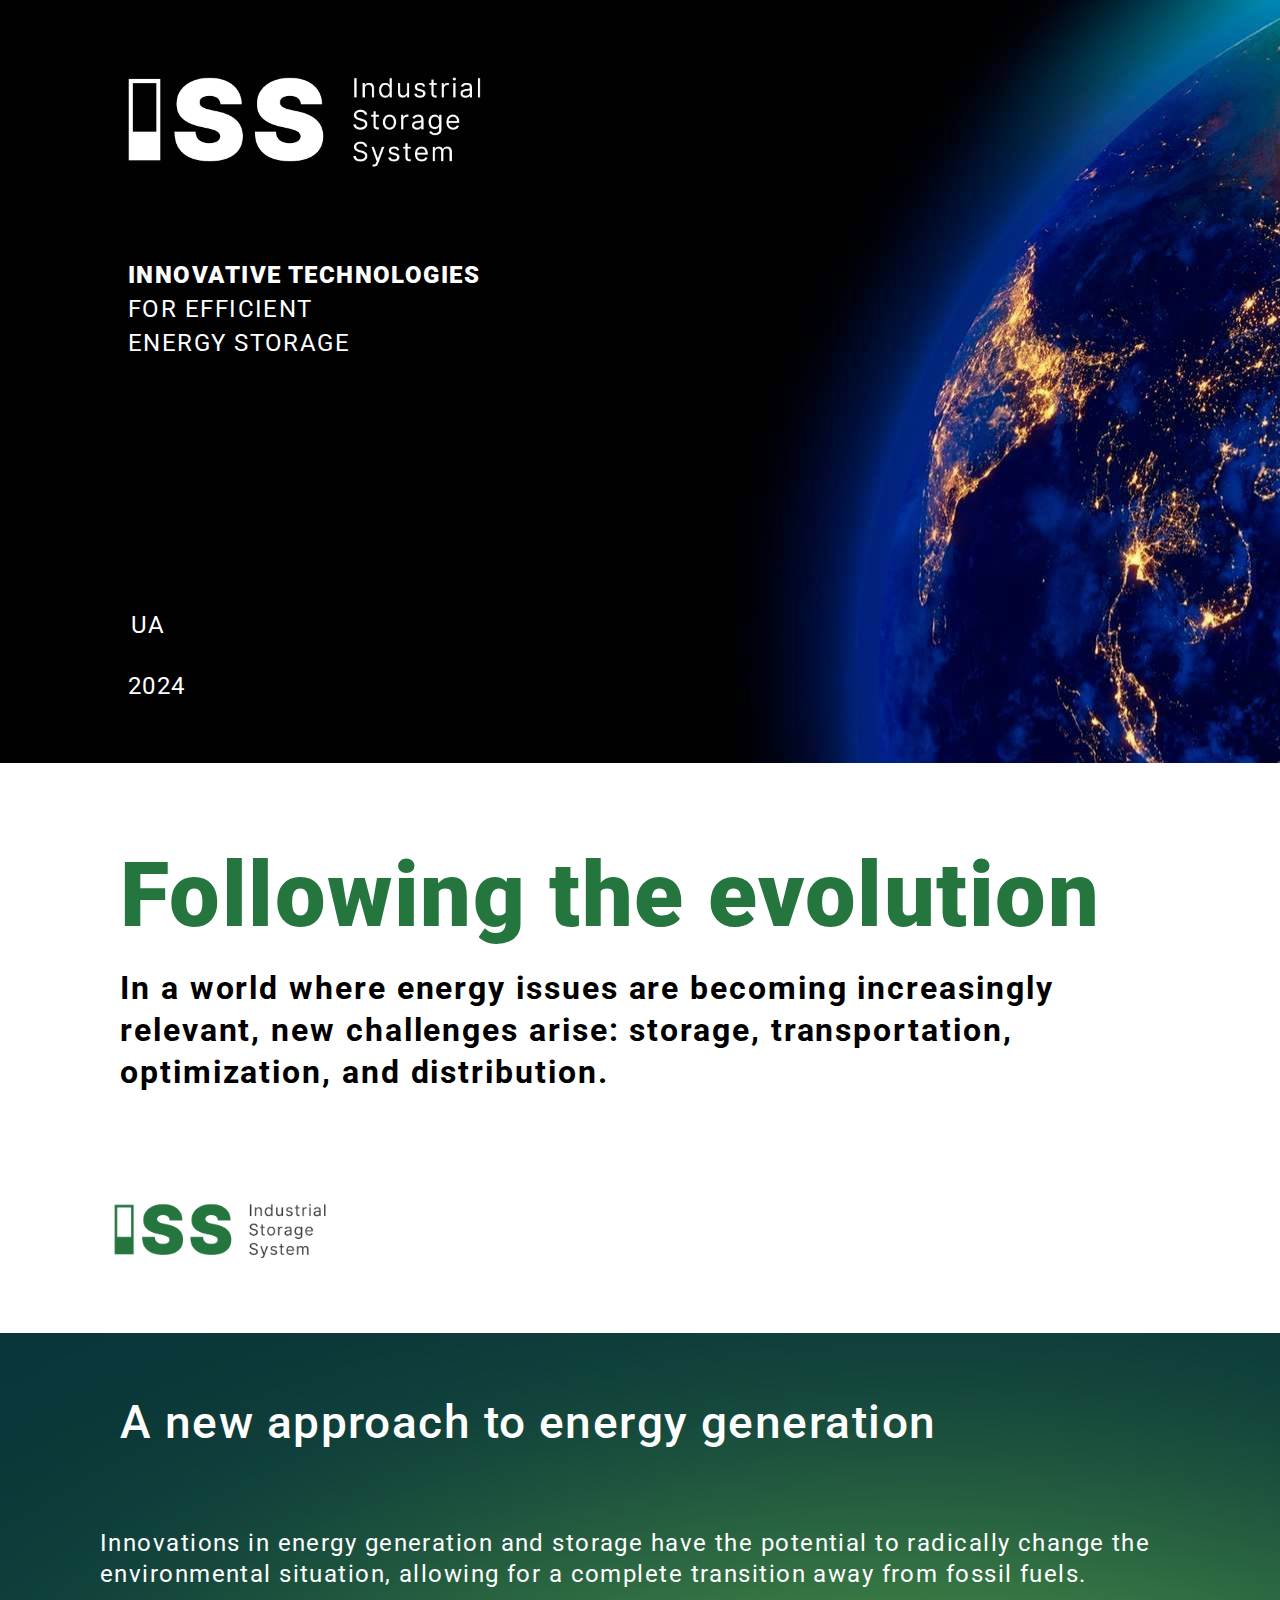
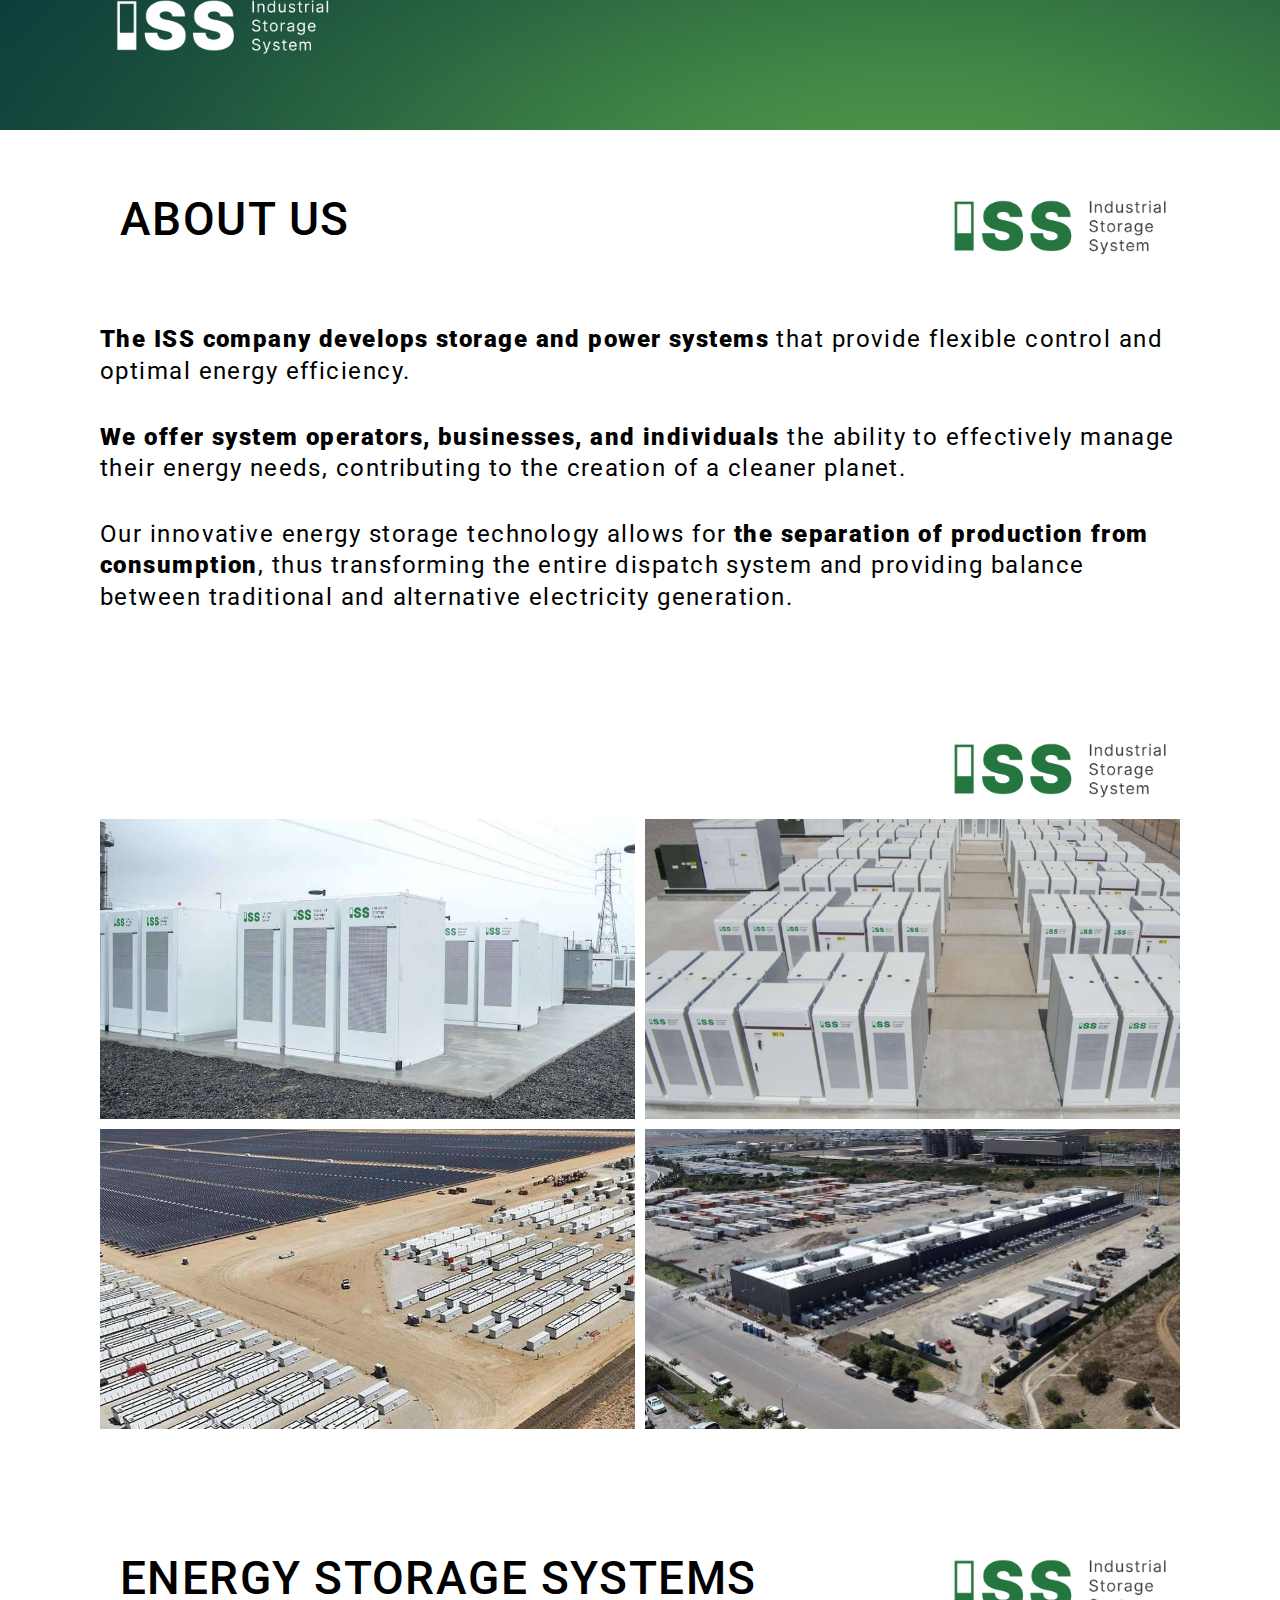
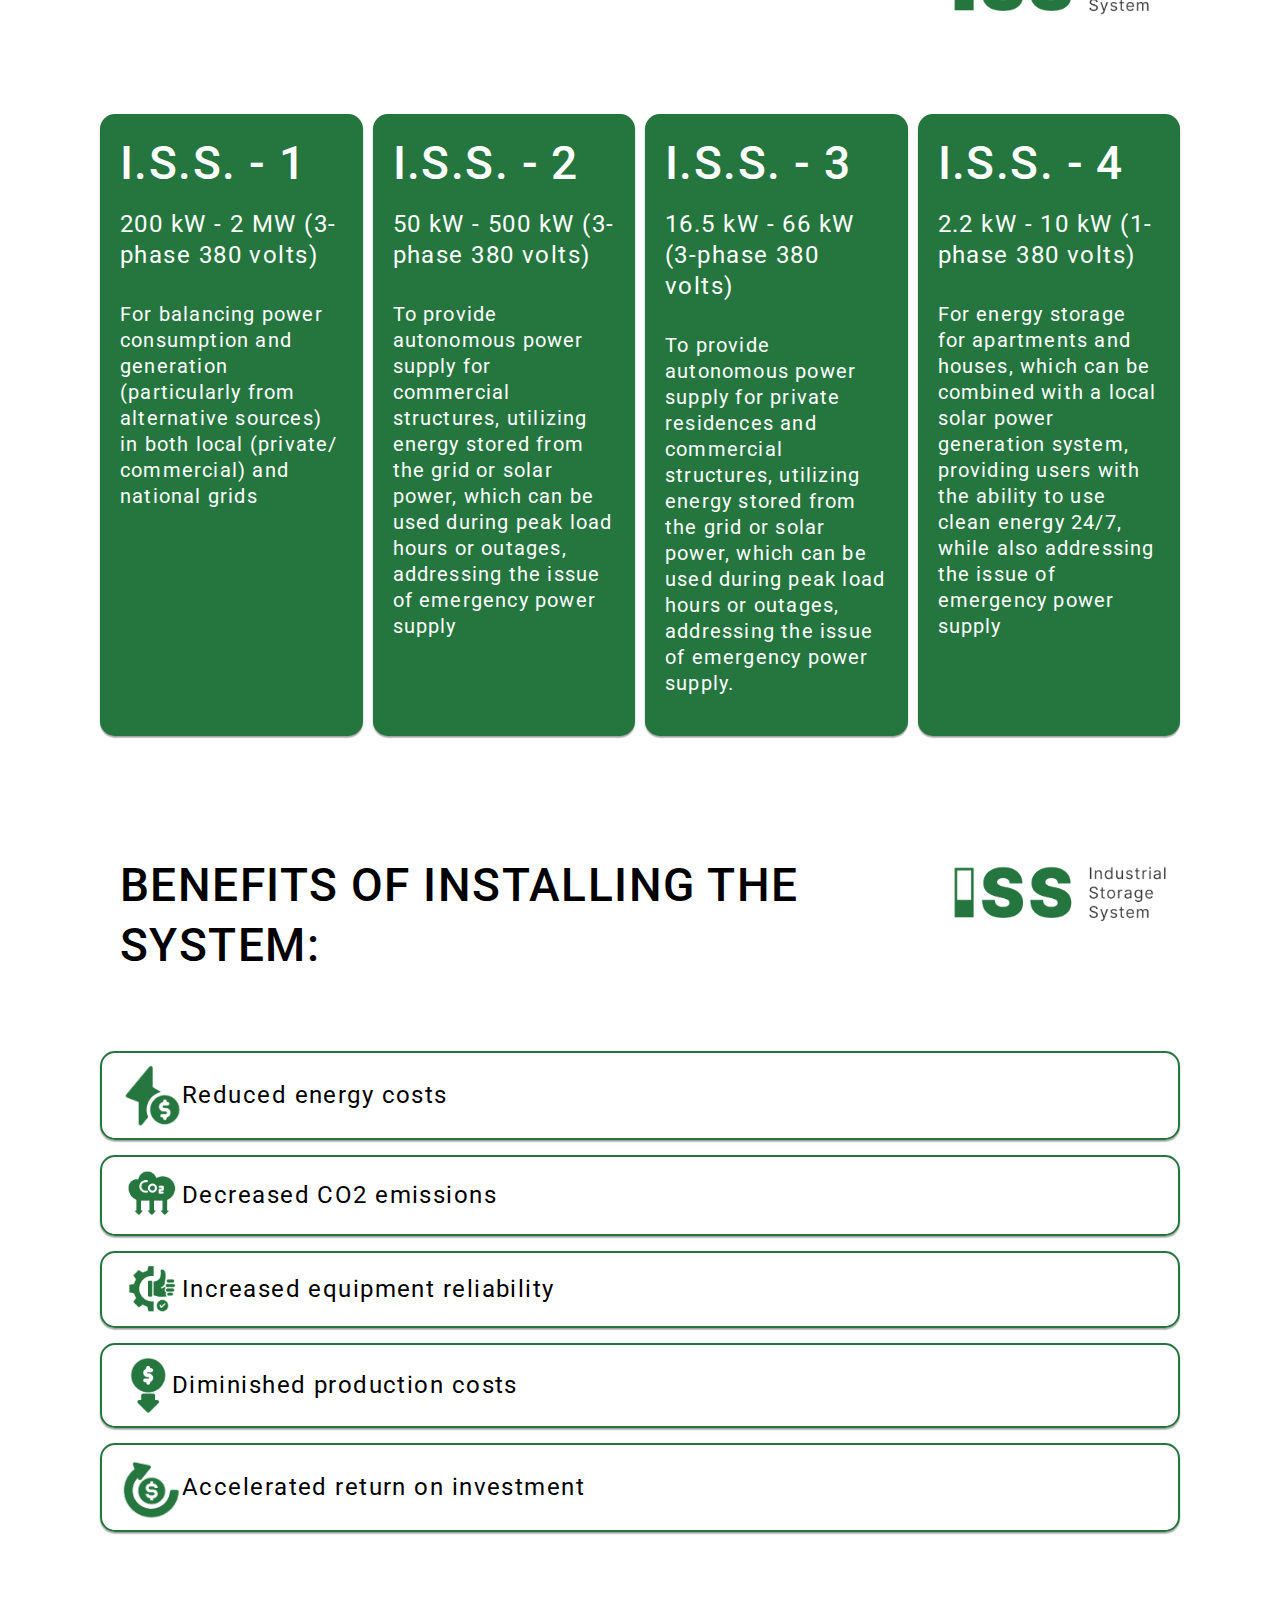
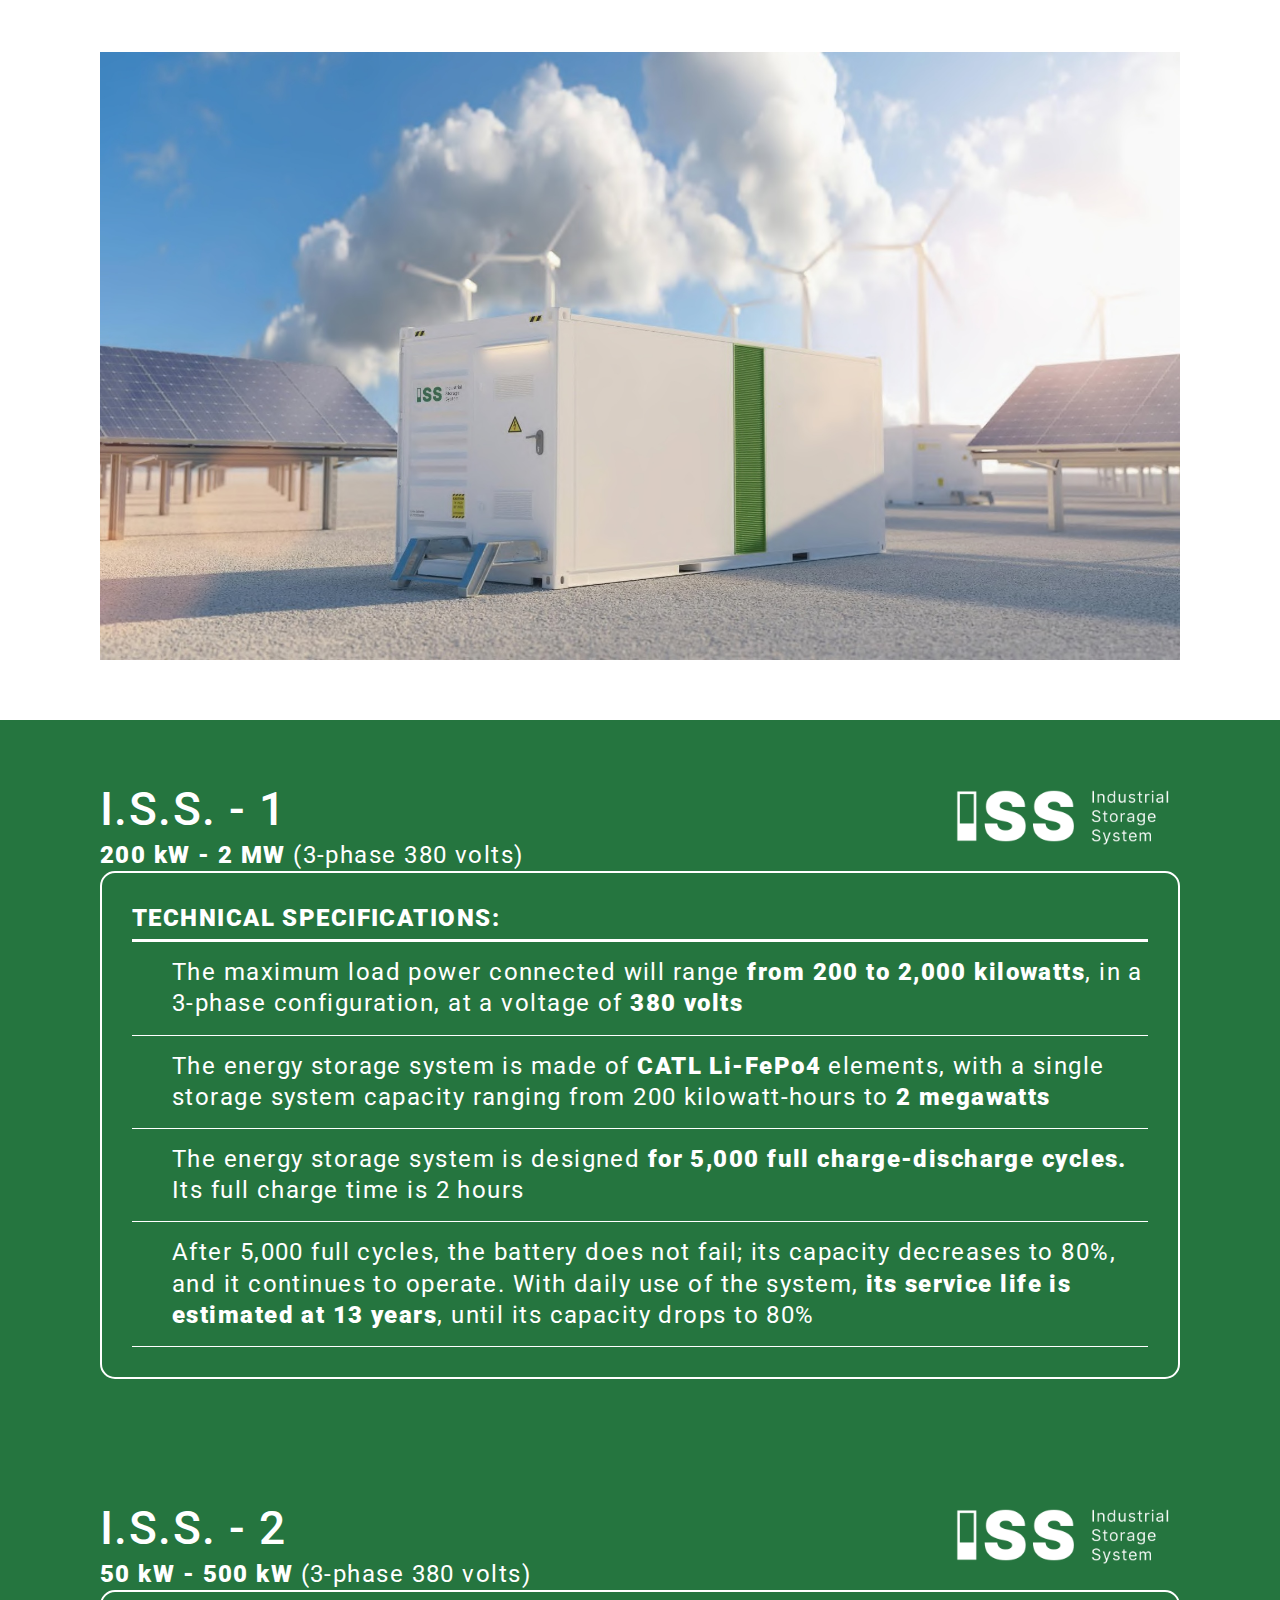
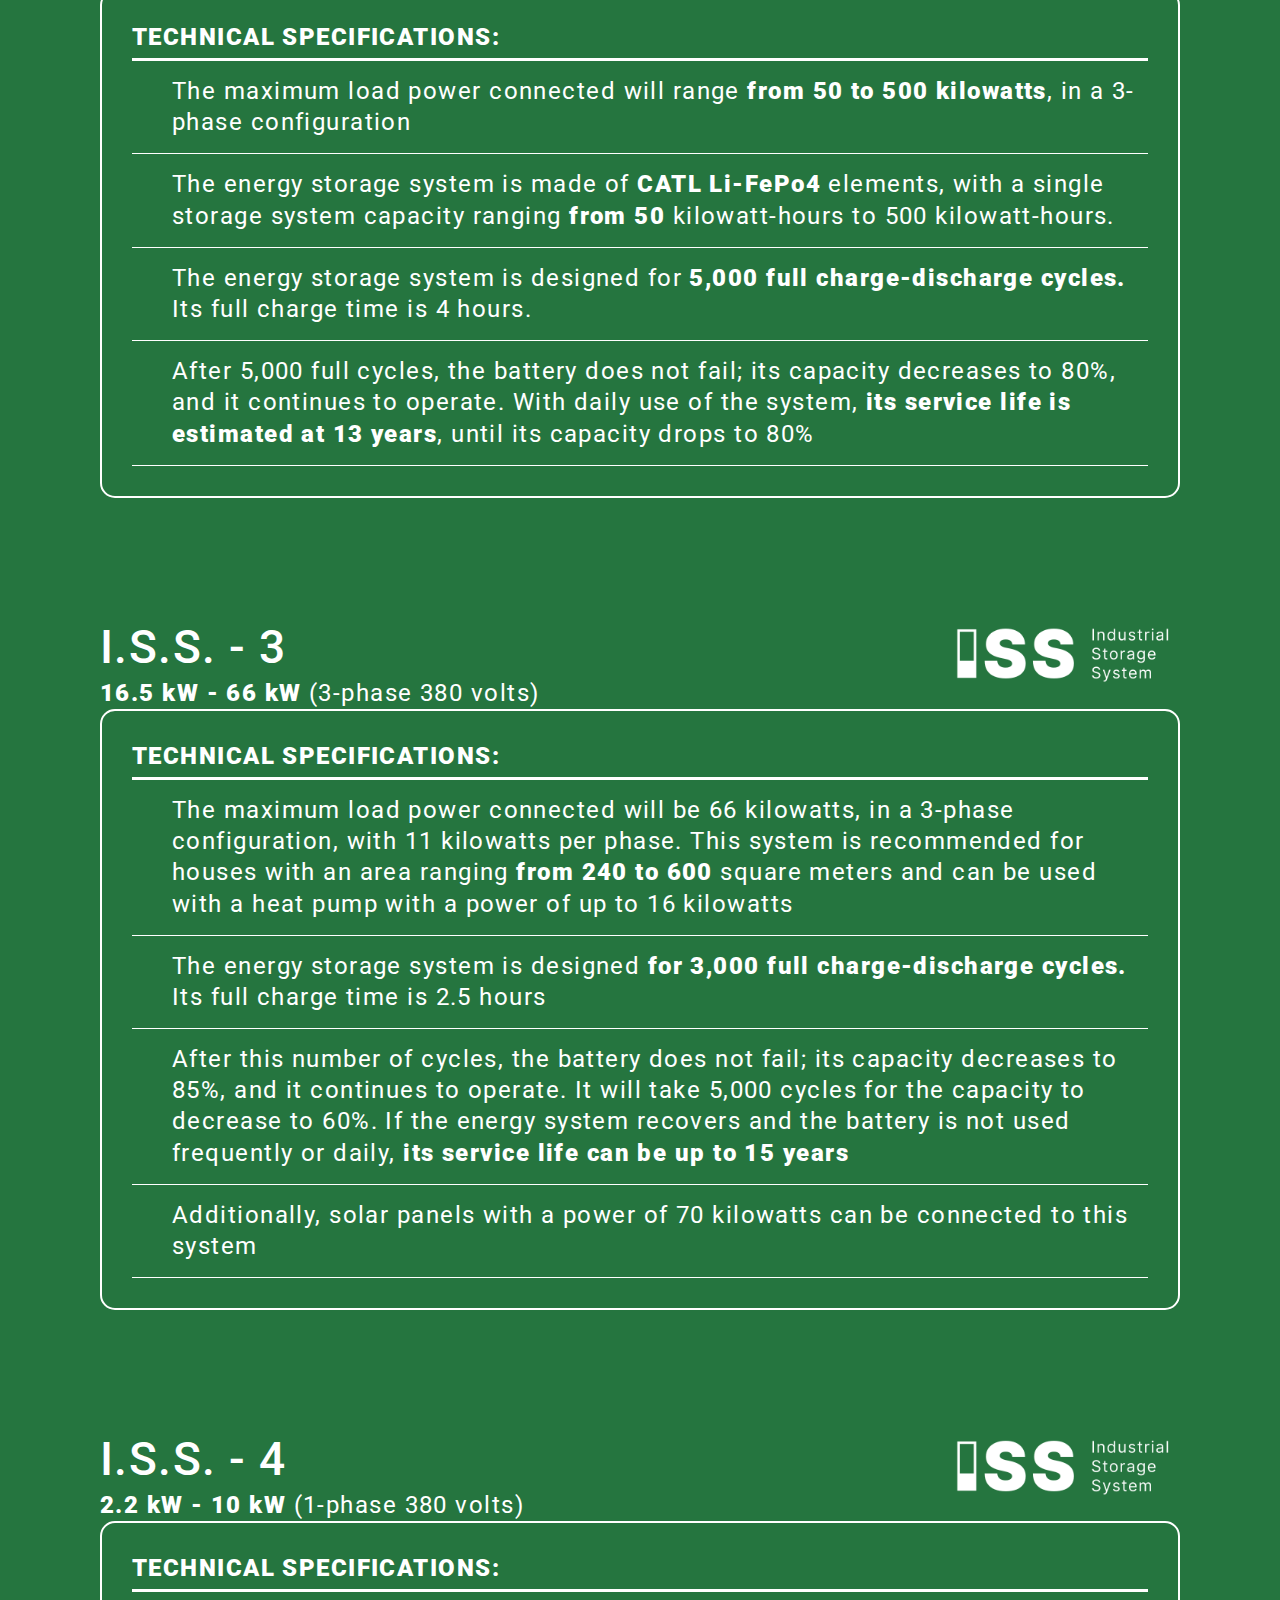
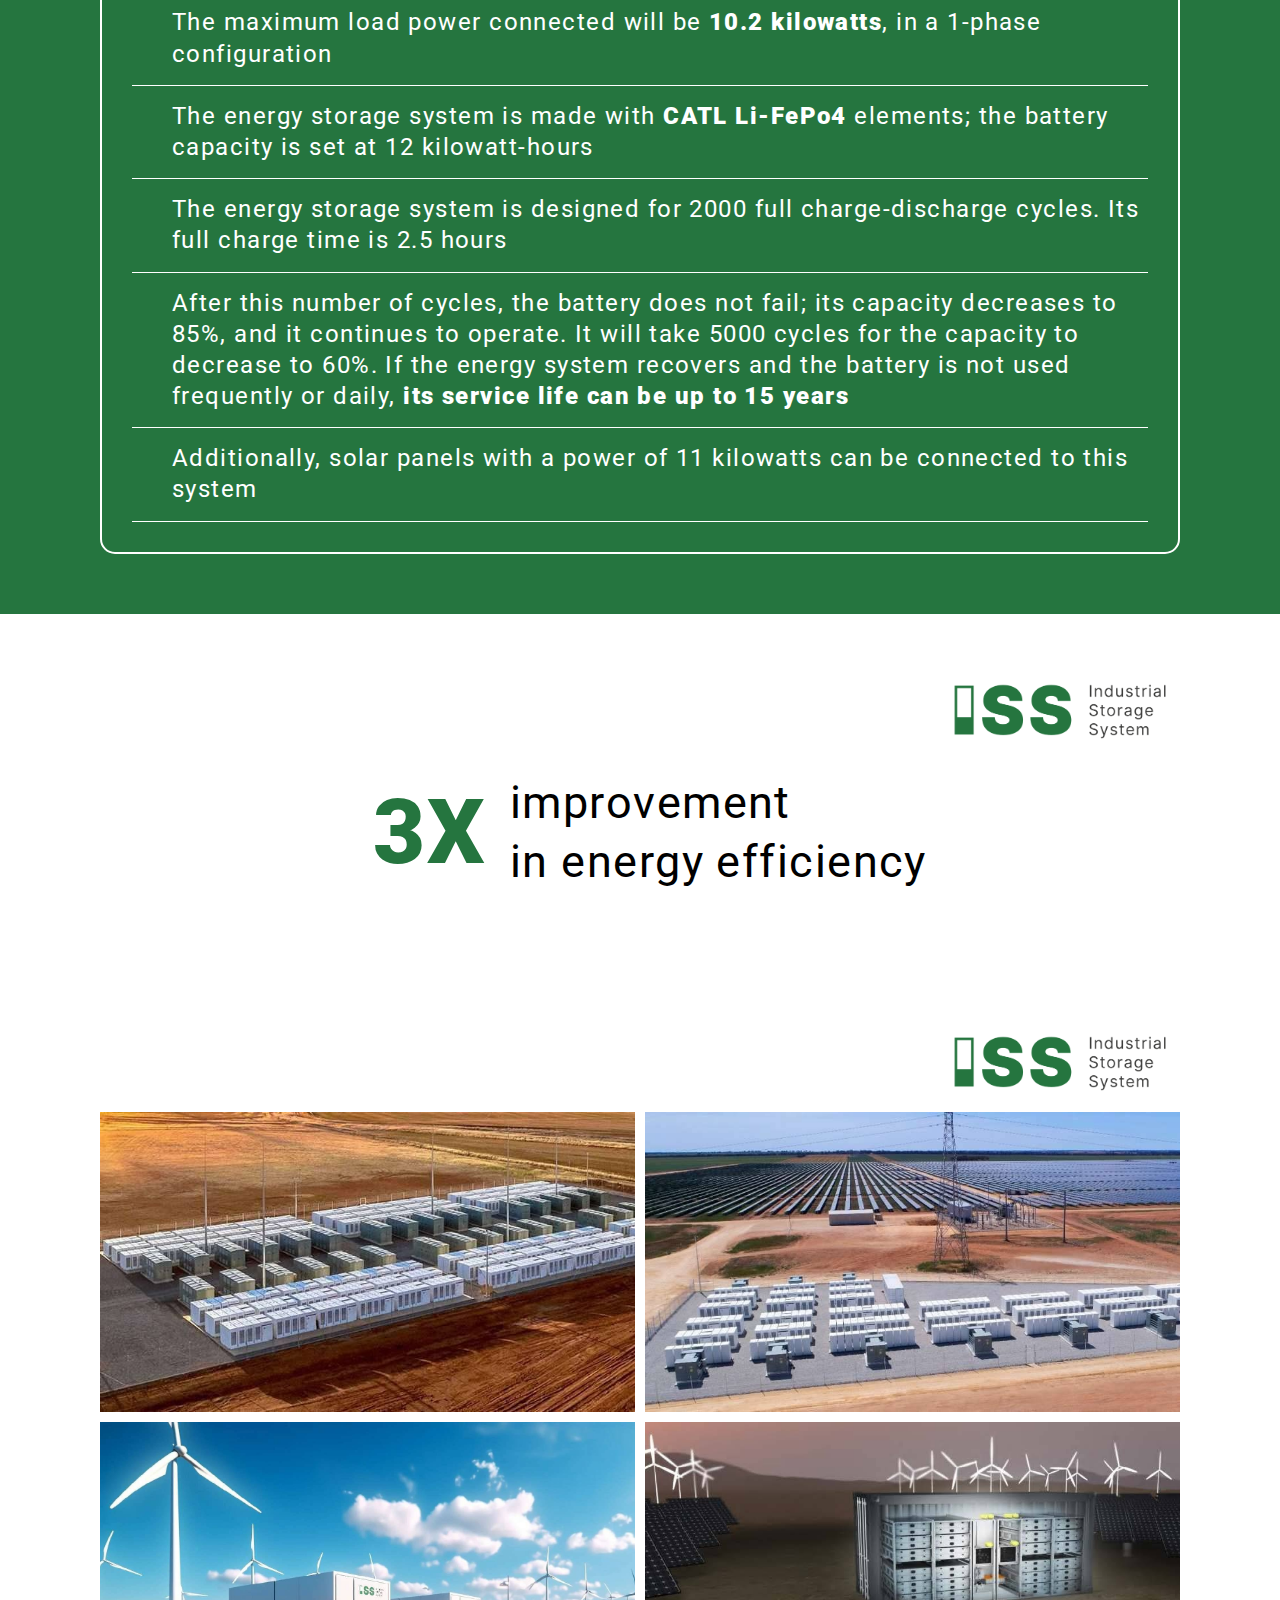
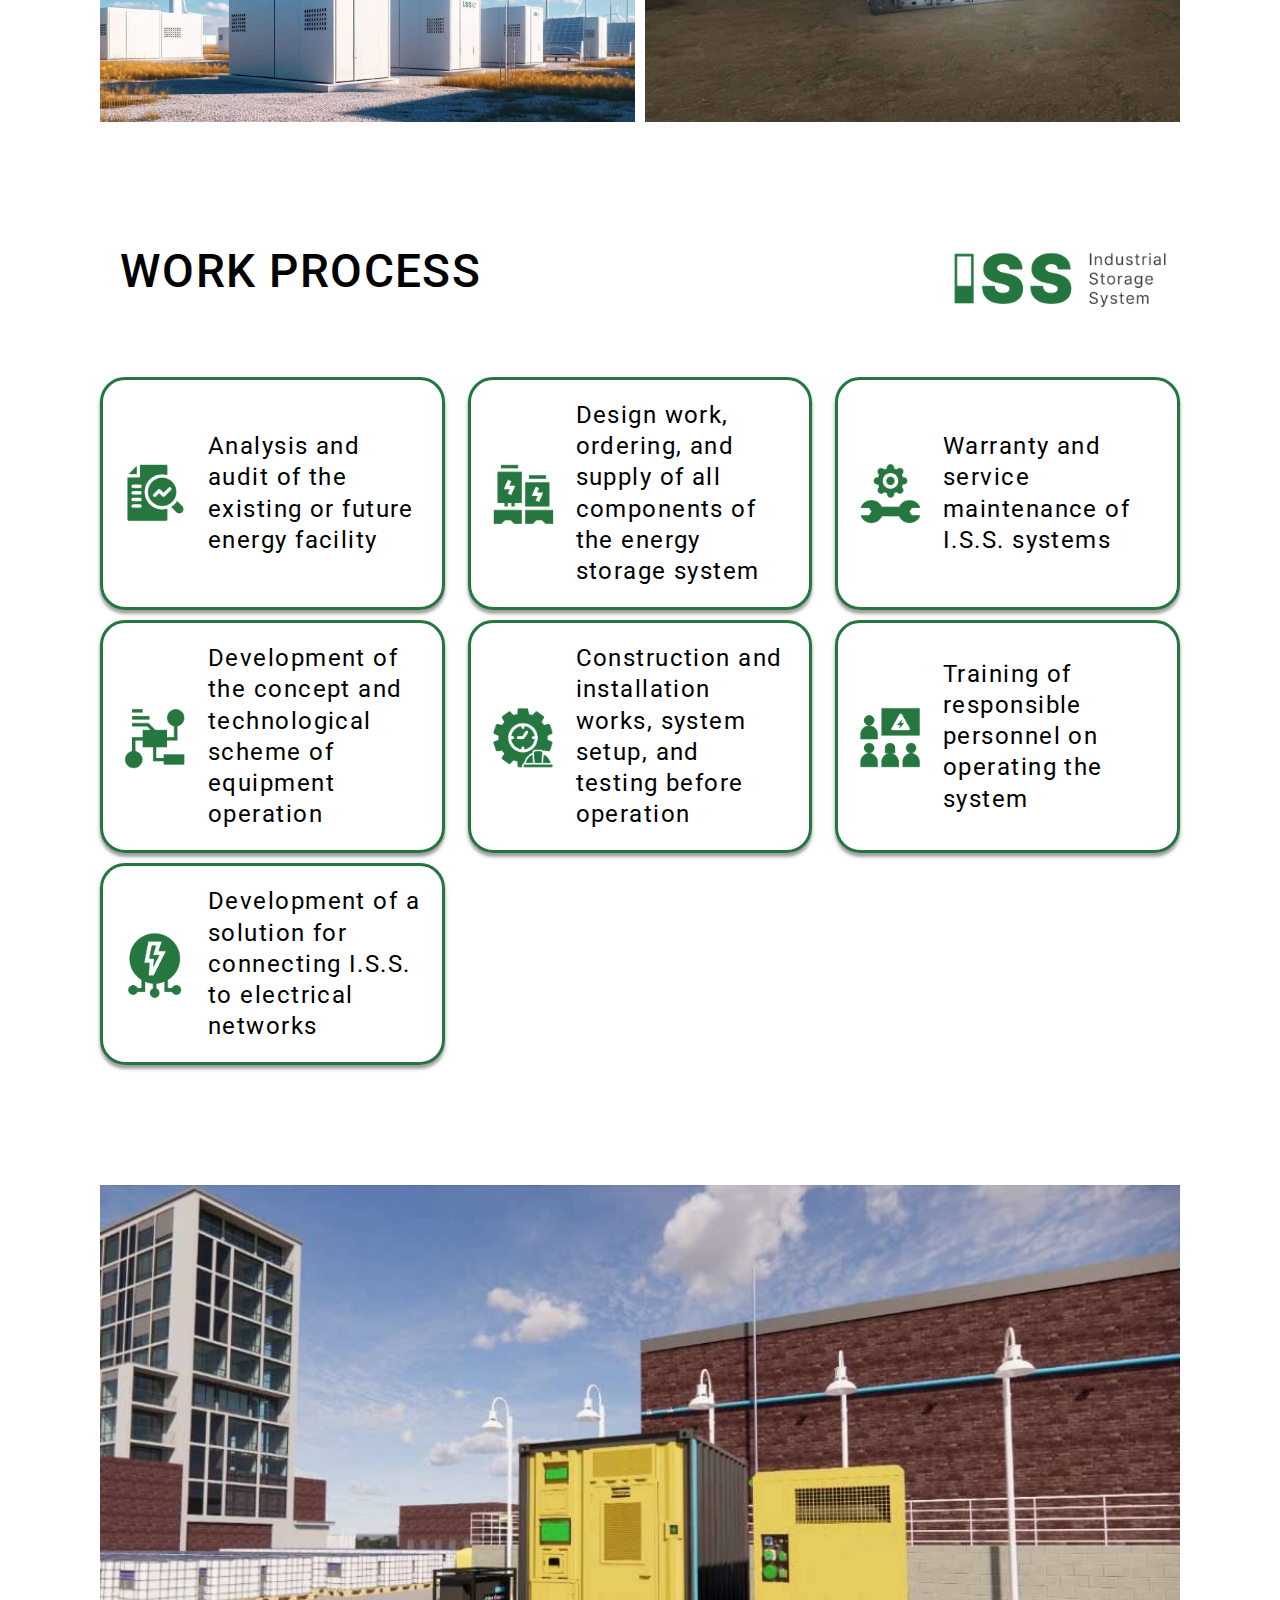
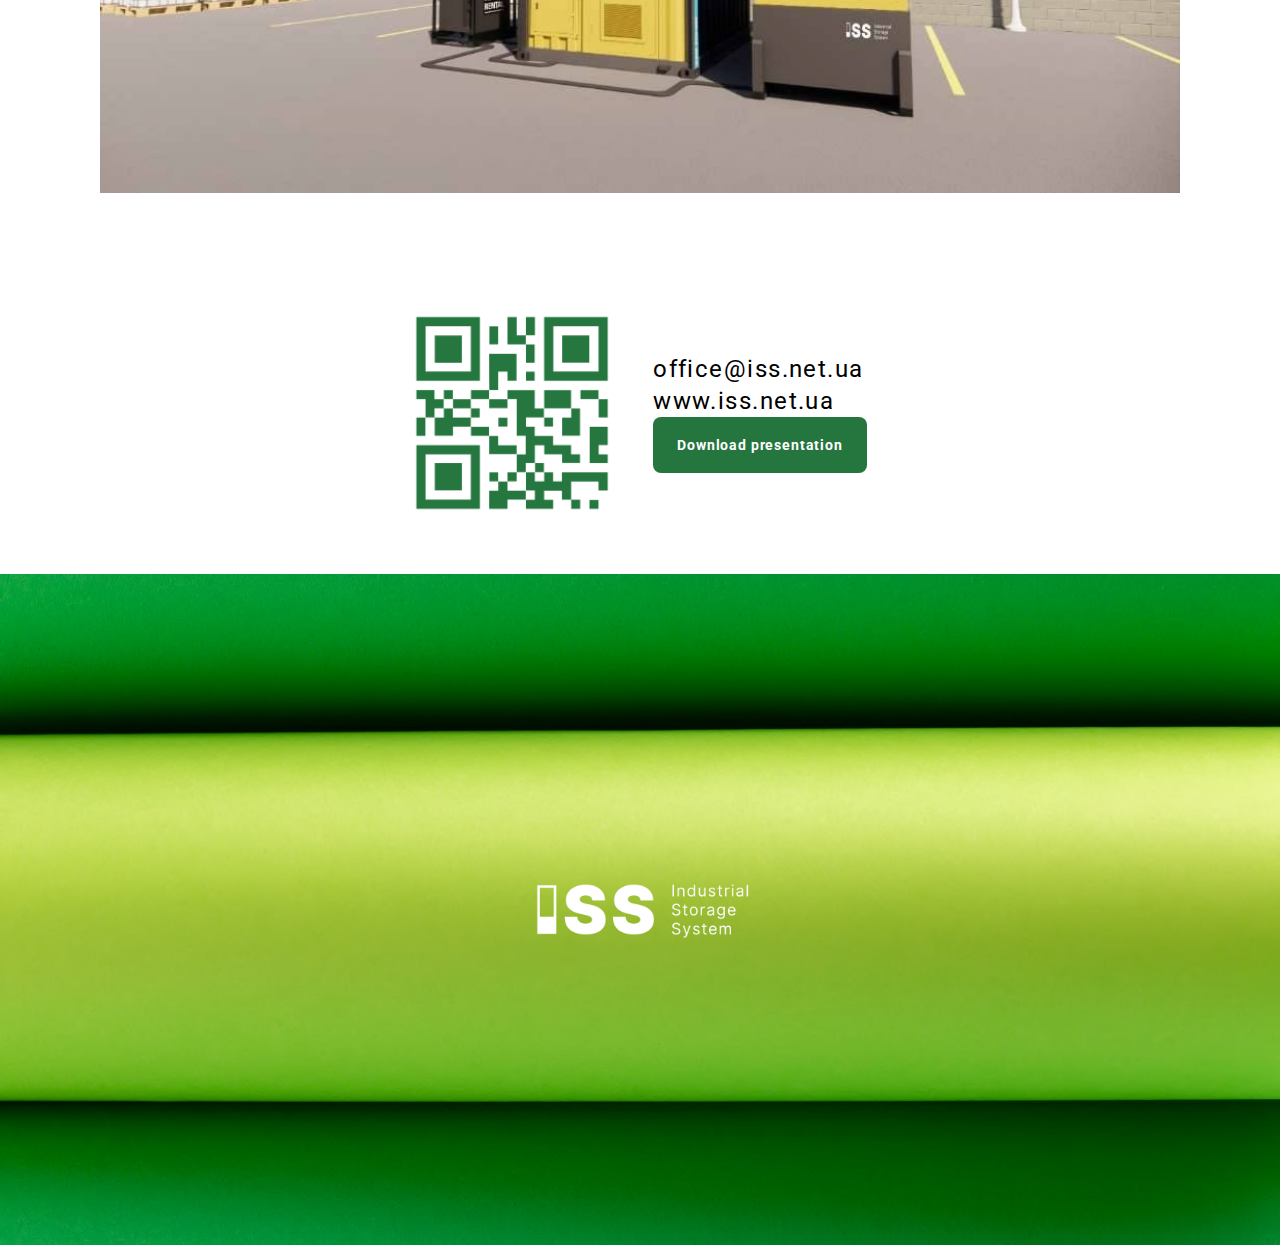
<file: index.html>
<!DOCTYPE html>
<html lang="en">
  <head>
    <meta charset="UTF-8" />
    <meta name="viewport" content="width=device-width, initial-scale=1.0" />
    <title>ISS</title>
    <link rel="preconnect" href="https://fonts.googleapis.com">
    <link rel="preconnect" href="https://fonts.gstatic.com" crossorigin>
    <link href="https://fonts.googleapis.com/css2?family=Roboto:wght@400;500;700;900&display=swap" rel="stylesheet">
    <link rel="stylesheet" href="./css/normalize.css ">
    <link rel="stylesheet" href="./css/style.css" />
  </head>
  <body class="text">
    <header class="bgImages text-white section ">
      <div class="container">
          <div class="box-hero">
            <img class="hero-img" src="./images/logo_iss_w.png" alt="logo"  >
          </div>
        <ul>
          <li>
            <p class="hero-text ">
              <span class="wide-text">INNOVATIVE TECHNOLOGIES</span> <br />
              FOR EFFICIENT <br />
              ENERGY STORAGE
            </p>
          </li>
          <li class="hero-link">
            
            <a class="link-ua" href="./ua.html">UA</a>
          </li>
          <li>
            <p class="hero-date">2024</p>
          </li>
        </ul>
      </div>
    </header>

    <section class="section">
      <div class="container">
        <h2 class="follow-title title">Following the evolution</h2>
        <p class="follow-text text">
          In a world where energy issues are becoming increasingly relevant, new
          challenges arise: 
          storage, transportation, optimization, and distribution.
        </p>
        <img class="logo" src="./images/logo_iss_col.png" alt="logo" >
      </div>
      
    </section>

    <section class="section generation">
      <div class="container  text-white">
        <h2 class=" title">A new approach to energy generation</h2>
        <p class="generation-text">
          Innovations in energy generation and storage have the potential to
          radically change the environmental situation, allowing for a complete
          transition away from fossil fuels.
        </p>
        <img class="logo" src="./images/logo_iss_w.png" alt="logo" width="240">
      </div>
    </section>

    <section class="section">
      <div class="container">
        <div class="box-flex">
          <h2 class="title">ABOUT US</h2>
          <img class="logo" src="./images/logo_iss_col.png" alt="logo" width="240">
        </div>
        <ul >
          <li class="about-item ">
            <span class="wide-text">The ISS company develops storage and power systems</span> that provide
            flexible control and optimal energy efficiency.
          </li>
          <li class="about-item ">
            <span class="wide-text">We offer system operators, businesses, and individuals</span> the ability to
            effectively manage their energy needs, contributing to the creation of
            a cleaner planet.
          </li>
          <li>
            Our innovative energy storage technology allows for <span class="wide-text">the separation of
              production from consumption</span>, thus transforming the entire dispatch
            system and providing balance between traditional and alternative
            electricity generation.
          </li>
        </ul>
      </div>
      
    </section>

    <section class="section container-none">
      <div class="container">
        <img class="our_work-logo logo" src="./images/logo_iss_col.png" alt="logo"  width="240">
        <ul class="our_work-flex">
          <li class="our_work-item1 our_work-item"></li>
          <li class="our_work-item2 our_work-item"></li>
          <li class="our_work-item3 our_work-item"></li>
          <li class="our_work-item4 our_work-item"></li>
        </ul>
      </div>
    </section>

    <section class="section">
      <div class="container">
        <div class="box-flex system-box">
          <h2 class="title">ENERGY STORAGE SYSTEMS</h2>
          <img class="logo" src="./images/logo_iss_col.png" alt="logo" width="240">
        </div>
        <ul class="system-list text-white">
          <li class="system-item">
            <p class="system-title title">I.S.S. - 1</p>
            <p class="system-power">200 kW - 2 MW (3-phase 380 volts)</p>
            <p class="text system-text">
              For balancing power consumption and generation (particularly from
              alternative sources) in both local (private/ commercial) and
              national grids
            </p>
          </li>
          <li class="system-item">
            <p class="system-title title">I.S.S. - 2</p>
            <p class="system-power">50 kW - 500 kW (3-phase 380 volts)</p>
            <p class="text system-text">
              To provide autonomous power supply for commercial structures,
              utilizing energy stored from the grid or solar power, which can be
              used during peak load hours or outages, addressing the issue of
              emergency power supply
            </p>
          </li>
          <li class="system-item ">
            <p class="system-title title">I.S.S. - 3</p>
            <p class="system-power">16.5 kW - 66 kW (3-phase 380 volts)</p>
            <p class="text system-text">
              To provide autonomous power supply for private residences and
              commercial structures, utilizing energy stored from the grid or
              solar power, which can be used during peak load hours or outages,
              addressing the issue of emergency power supply.
            </p>
          </li>
          <li class="system-item">
            <p class="system-title title">I.S.S. - 4</p>
            <p class="system-power">2.2 kW - 10 kW (1-phase 380 volts)</p>
            <p class="text system-text">
              For energy storage for apartments and houses, which can be combined
              with a local solar power generation system, providing users with the
              ability to use clean energy 24/7, while also addressing the issue of
              emergency power supply
            </p>
          </li>
        </ul>
      </div>
    </section>

    <section class="section">
      <div class="container">
        <div class="box-flex">
          <h2 class="title">BENEFITS OF INSTALLING THE SYSTEM:</h2>
          <img class="logo" src="./images/logo_iss_col.png" alt="logo" width="240">
        </div>
  
        <ul class="benefits-list text">
          <li class="benefits-item">
            <img src="./images/benefits1.png" alt="" width="60px">
            <p>Reduced energy costs</p>
          </li>
          <li class="benefits-item">
            <img src="./images/benefits2.png" alt="" width="60px">
            <p>Decreased CO2 emissions</p>
          </li>
          <li class="benefits-item">
            <img src="./images/benefits3.png" alt="" width="60px">
            <p>Increased equipment reliability</p>
          </li>
          <li class="benefits-item">
            <img src="./images/benefits4.png" alt="" width="50px">
            <p>Diminished production costs</p>
          </li>
          <li class="benefits-item">
            <img src="./images/benefits5.png" alt="" width="60px">
            <p>Accelerated return on investment</p>
          </li>
        </ul>
      </div>
    </section>

    <section class="section">
      <dir class="container">
        <img class="generator-img" src="./images/generator.jpg" alt="" />
      </dir>
    </section>

    <section class="section text-white section-green text">
      <div class="container">
        <div class="box-flex technology-box">
          <div>  
            <h3 class="title technology-title">I.S.S. - 1</h3>
            <p><span class="wide-text">200 kW - 2 MW</span> (3-phase 380 volts)</p>
          </div>
          <img class="logo" src="./images/logo_iss_w.png" alt="logo" width="240">
        </div>
        <ul class="technology-list">
          <li>
            <p class="wide-text technology-tab-text">TECHNICAL SPECIFICATIONS:</p>
          </li>
          <li class="technology-item">
            <p class="technology-text">
              The maximum load power connected will range <span class="wide-text">from 200 to 2,000
                kilowatts</span>, in a 3-phase configuration, at a voltage of <span class="wide-text">380 volts</span>
            </p>
          </li>
          <li class="technology-item">
            <p class="technology-text">
              The energy storage system is made of <span class="wide-text">CATL Li-FePo4</span> elements, with a
              single storage system capacity ranging from 200 kilowatt-hours to <span class="wide-text">2
                megawatts</span>
            </p>
          </li>
          <li class="technology-item">
            <p class="technology-text">
              The energy storage system is designed <span class="wide-text">for 5,000 full
                charge-discharge cycles.</span> Its full charge time is 2 hours
            </p>
          </li>
          <li class="technology-item">
            <p class="technology-text">
              After 5,000 full cycles, the battery does not fail; its capacity
              decreases to 80%, and it continues to operate. With daily use of the
              system, <span class="wide-text">its service life is estimated at 13 years</span>, until its
              capacity drops to 80%
            </p>
          </li>
        </ul>
        
      </div>
    </section>

    <section class="section text-white section-green text">
      
      <div class="container">
        <div class="box-flex technology-box">
          <div>  
            <h3 class="title technology-title">I.S.S. - 2</h3>
            <p><span class="wide-text">50 kW - 500 kW</span> (3-phase 380 volts)</p>
          </div>
          <img class="logo" src="./images/logo_iss_w.png" alt="logo" width="240">
        </div>
        <ul class="technology-list">
          <li>
            <p class="wide-text technology-tab-text">TECHNICAL SPECIFICATIONS:</p>
          </li>
          <li class="technology-item">
            <p class="technology-text">
              The maximum load power connected will range <span class="wide-text">from 50 to 500 kilowatts</span>, 
              in a 3-phase configuration
            </p>
          </li>
          <li class="technology-item">
            <p class="technology-text">
              The energy storage system is made of <span class="wide-text">CATL Li-FePo4</span> elements, with a single storage system capacity ranging 
              <span class="wide-text">from 50</span> kilowatt-hours to 500 kilowatt-hours.
            </p>
          </li>
          <li class="technology-item">
            <p class="technology-text">
              The energy storage system is designed for <span class="wide-text">5,000 full charge-discharge cycles.</span> 
              Its full charge time is 4 hours.
            </p>
          </li>
          <li class="technology-item">
            <p class="technology-text">
              After 5,000 full cycles, the battery does not fail; its capacity
              decreases to 80%, and it continues to operate. With daily use of the
              system, <span class="wide-text">its service life is estimated at 13 years</span>, until its
              capacity drops to 80%
            </p>
          </li>
        </ul>
      </div>
    </section>

    <section class="section text-white section-green text">
      
      <div class="container">
        <div class="box-flex technology-box">
          <div>  
            <h3 class="title technology-title">I.S.S. - 3</h3>
            <p><span class="wide-text">16.5 kW - 66 kW</span> (3-phase 380 volts)</p>
          </div>
          <img class="logo" src="./images/logo_iss_w.png" alt="logo" width="240">
        </div>
        <ul class="technology-list">
          <li>
            <p class="wide-text technology-tab-text">TECHNICAL SPECIFICATIONS:</p>
          </li>
          <li class="technology-item">
            <p class="technology-text">
              The maximum load power connected will be 66 kilowatts, in a 3-phase configuration, with 11 kilowatts per phase. 
This system is recommended for houses with an area ranging <span class="wide-text">from 240 to 600</span> square meters and can be used 
with a heat pump with a power of up to 16 kilowatts
            </p>
          </li>
          <li class="technology-item">
            <p class="technology-text">
              The energy storage system is designed <span class="wide-text">for 3,000 full charge-discharge cycles.</span> 
Its full charge time is 2.5 hours
            </p>
          </li>
          <li class="technology-item">
            <p class="technology-text">
              After this number of cycles, the battery does not fail; its capacity decreases to 85%, and it continues to operate. 
It will take 5,000 cycles for the capacity to decrease to 60%. If the energy system recovers and the battery 
is not used frequently or daily, <span class="wide-text">its service life can be up to 15 years</span>
            </p>
          </li>
          <li class="technology-item">
            <p class="technology-text">
              Additionally, solar panels with a power of 70 kilowatts can be connected to this system
            </p>
          </li>
        </ul>
      </div>
    </section>

    <section class="section text-white section-green text">
      
      <div class="container">
        <div class="box-flex technology-box">
          <div>  
            <h3 class="title technology-title">I.S.S. - 4</h3>
            <p><span class="wide-text">2.2 kW - 10 kW</span> (1-phase 380 volts)</p>
          </div>
          <img class="logo" src="./images/logo_iss_w.png" alt="logo" width="240">
        </div>
        <ul class="technology-list">
          <li>
            <p class="wide-text technology-tab-text">TECHNICAL SPECIFICATIONS:</p>
          </li>
          <li class="technology-item">
            <p class="technology-text">
              The maximum load power connected will be  <span class="wide-text">10.2 kilowatts</span>, in a 1-phase configuration
            </p>
          </li>
          <li class="technology-item">
            <p class="technology-text">
              The energy storage system is made with <span class="wide-text">CATL Li-FePo4</span> elements; the battery capacity is set at 12 kilowatt-hours
            </p>
          </li>
          <li class="technology-item">
            <p class="technology-text">
              The energy storage system is designed for 2000 full charge-discharge cycles. Its full charge time is 2.5 hours
            </p>
          </li>
          <li class="technology-item">
            <p class="technology-text">
              After this number of cycles, the battery does not fail; its capacity decreases to 85%, and it continues to operate. 
It will take 5000 cycles for the capacity to decrease to 60%. If the energy system recovers and the battery 
is not used frequently or daily, <span class="wide-text">its service life can be up to 15 years</span>
            </p>
          </li>
          <li class="technology-item">
            <p class="technology-text ">
              Additionally, solar panels with a power of 11 kilowatts can be connected to this system
            </p>
          </li>
        </ul>
      </div>
    </section>

    <section class="section">
      <div class="container ">
        <img class="our_work-logo logo" src="./images/logo_iss_col.png" alt="logo"  width="240">
<div class="box-flex improvement-box"> 
  <p class="follow-title title">3X</p>
  <ul>
    <li>
      <p class="impr-text">improvement</p>
    </li>
    <li>
      <p class="impr-text">in energy efficiency</p>
    </li>
  </ul>
</div>
      </div>
    </section>
    <section class="section container-none">
      <div class="container">
        <img class="our_work-logo logo" src="./images/logo_iss_col.png" alt="logo"  width="240">
        <ul class="our_work-flex">
          <li class="our_work-item5 our_work-item"></li>
          <li class="our_work-item6 our_work-item"></li>
          <li class="our_work-item7 our_work-item"></li>
          <li class="our_work-item8 our_work-item"></li>
        </ul>
      </div>
    </section> 
    <section class="section">
      <div class="container">
        <div class="box-flex">
          <h3 class="title">WORK PROCESS</h3>
          <img class="our_work-logo logo" src="./images/logo_iss_col.png" alt="logo"  width="240">
        </div>
          <ul class="work-list">
            <li class="box-flex work-item">
              <img class="work-img" src="./images/svg/icon-1.png" alt="" width="65">
              <p>
                Analysis and audit of the 
  existing or future energy 
  facility
              </p>
            </li>
            <li class="box-flex work-item">
              <img class="work-img" src="./images/svg/icon-2.png" alt="" width="65">
              <p>
                Design work, ordering, and 
  supply of all components of 
  the energy storage system
              </p>
            </li>
            <li class="box-flex work-item">
              <img class="work-img" src="./images/svg/icon-3.png" alt="" width="65">
              <p>
                Warranty and service 
  maintenance of I.S.S. 
  systems
              </p>
            </li>
            <li class="box-flex work-item">
              <img class="work-img" src="./images/svg/icon-4.png" alt="" width="65">
              <p>
                Development of 
  the concept and 
  technological scheme 
  of equipment operation
              </p>
            </li>
            <li class="box-flex work-item">
              <img class="work-img" src="./images/svg/icon-5.png" alt="" width="65">
              <p>
                Construction and 
  installation works, system 
  setup, and testing before 
  operation
              </p>
            </li>
            <li class="box-flex work-item">
              <img class="work-img" src="./images/svg/icon-6.png" alt="" width="65">
              <p>
                Training of responsible 
                personnel on operating 
                the system
              </p>
            </li>
            <li class="box-flex work-item">
              <img class="work-img" src="./images/svg/icon-7.png" alt="" width="65">
              <p>
                Development of a 
  solution for connecting 
  I.S.S. to electrical 
  networks
              </p>
            </li>
          </ul>
      </div>
    </section>
    <section class="section container-none">
      <dir class="container">
        <img class="generator-img" src="./images/generator2.jpg" alt="" />
      </dir>
    </section>

    <section class="section">
      <div class="container qrcode-flex">
        <img class=" qrcode-img" src="./images/svg/QRcod.png" alt="QRcod" width="200"/>
        <ul>
          <li><a class="qrcode-link" href="mailto:office@iss.net.ua">office@iss.net.ua</a></li>
          <li class="qrcode-elm"><a class="qrcode-link" href="./
            ">www.iss.net.ua
          </a></li>
          <li><a class="footer-btn" href="./Files/ISS_Eng.pdf">Download presentation</a></li>
        </ul>
      </div>
    </section>
  
    <section class="section footer-bg">

      <div class="container footer-flex">
        <img class="logo" src="./images/logo_iss_w.png" alt="logo">
      </div>
    </section>
  </body>
</html>
</file>
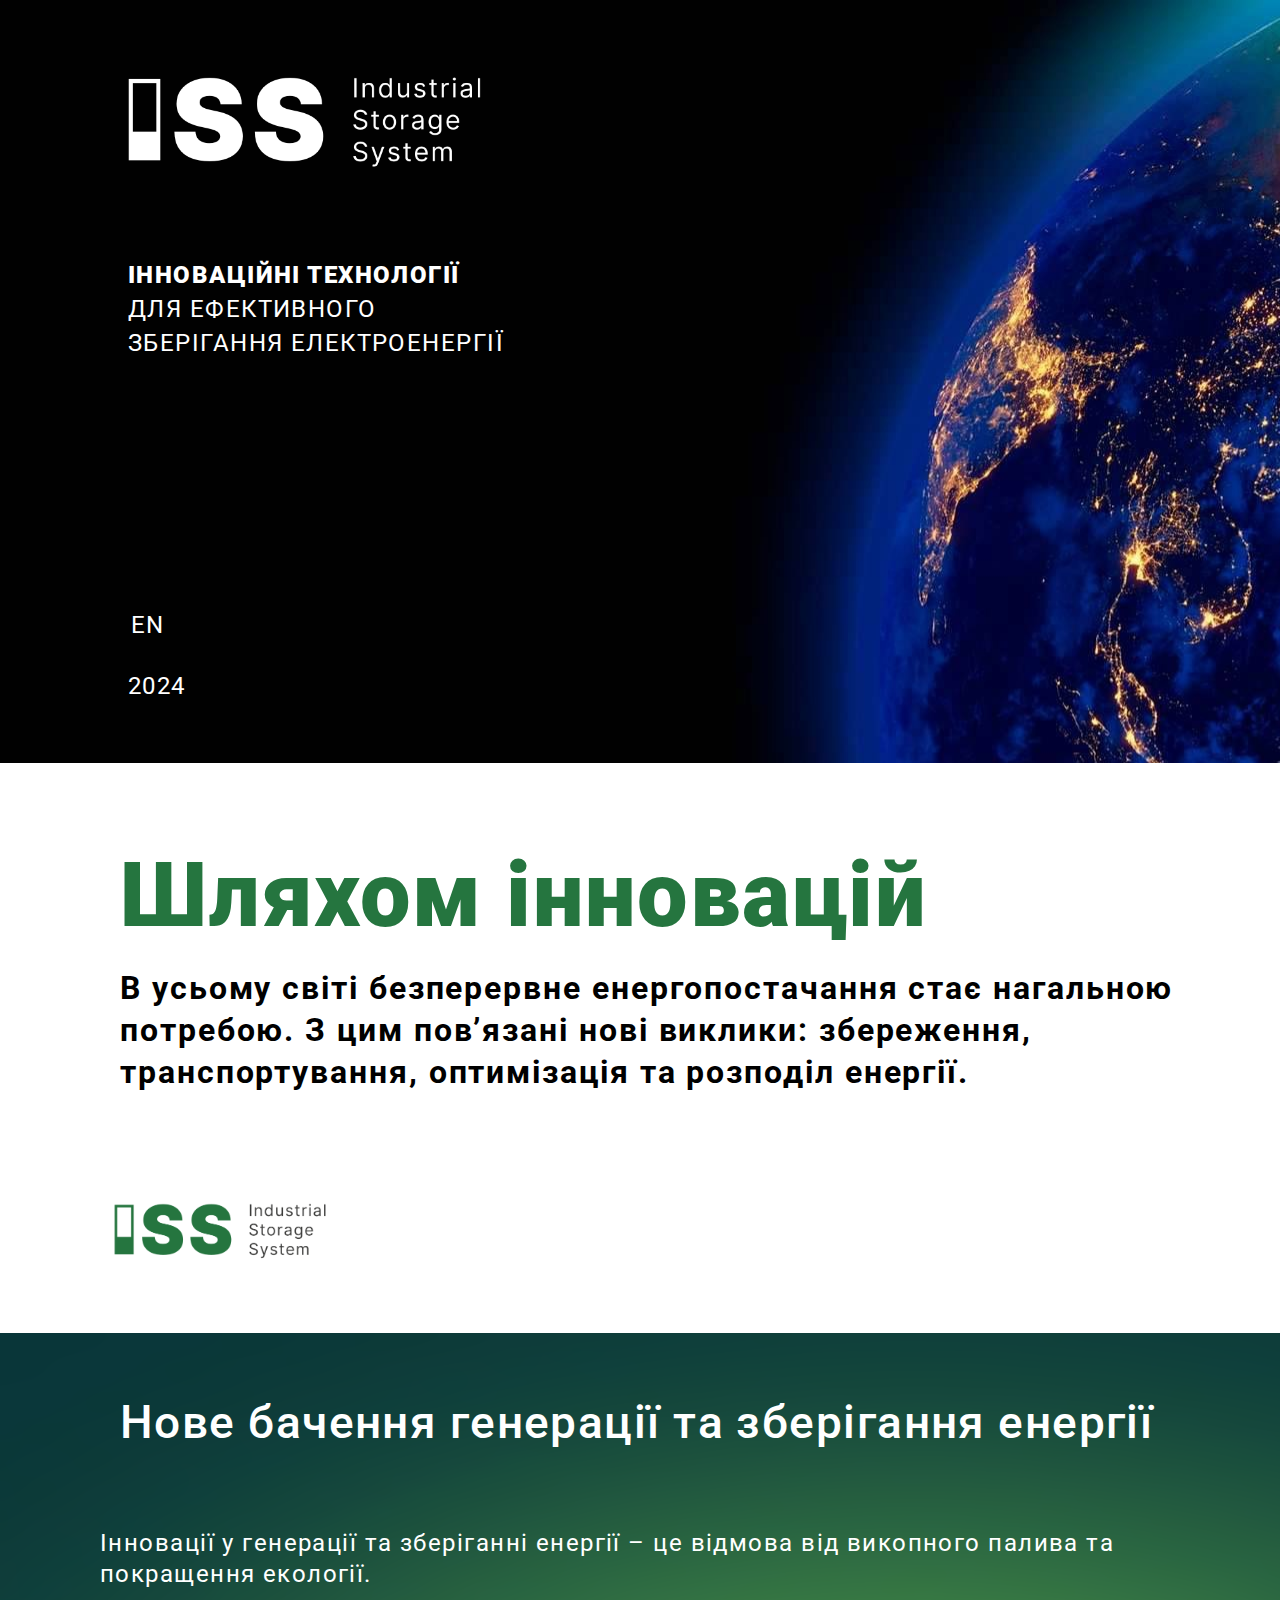
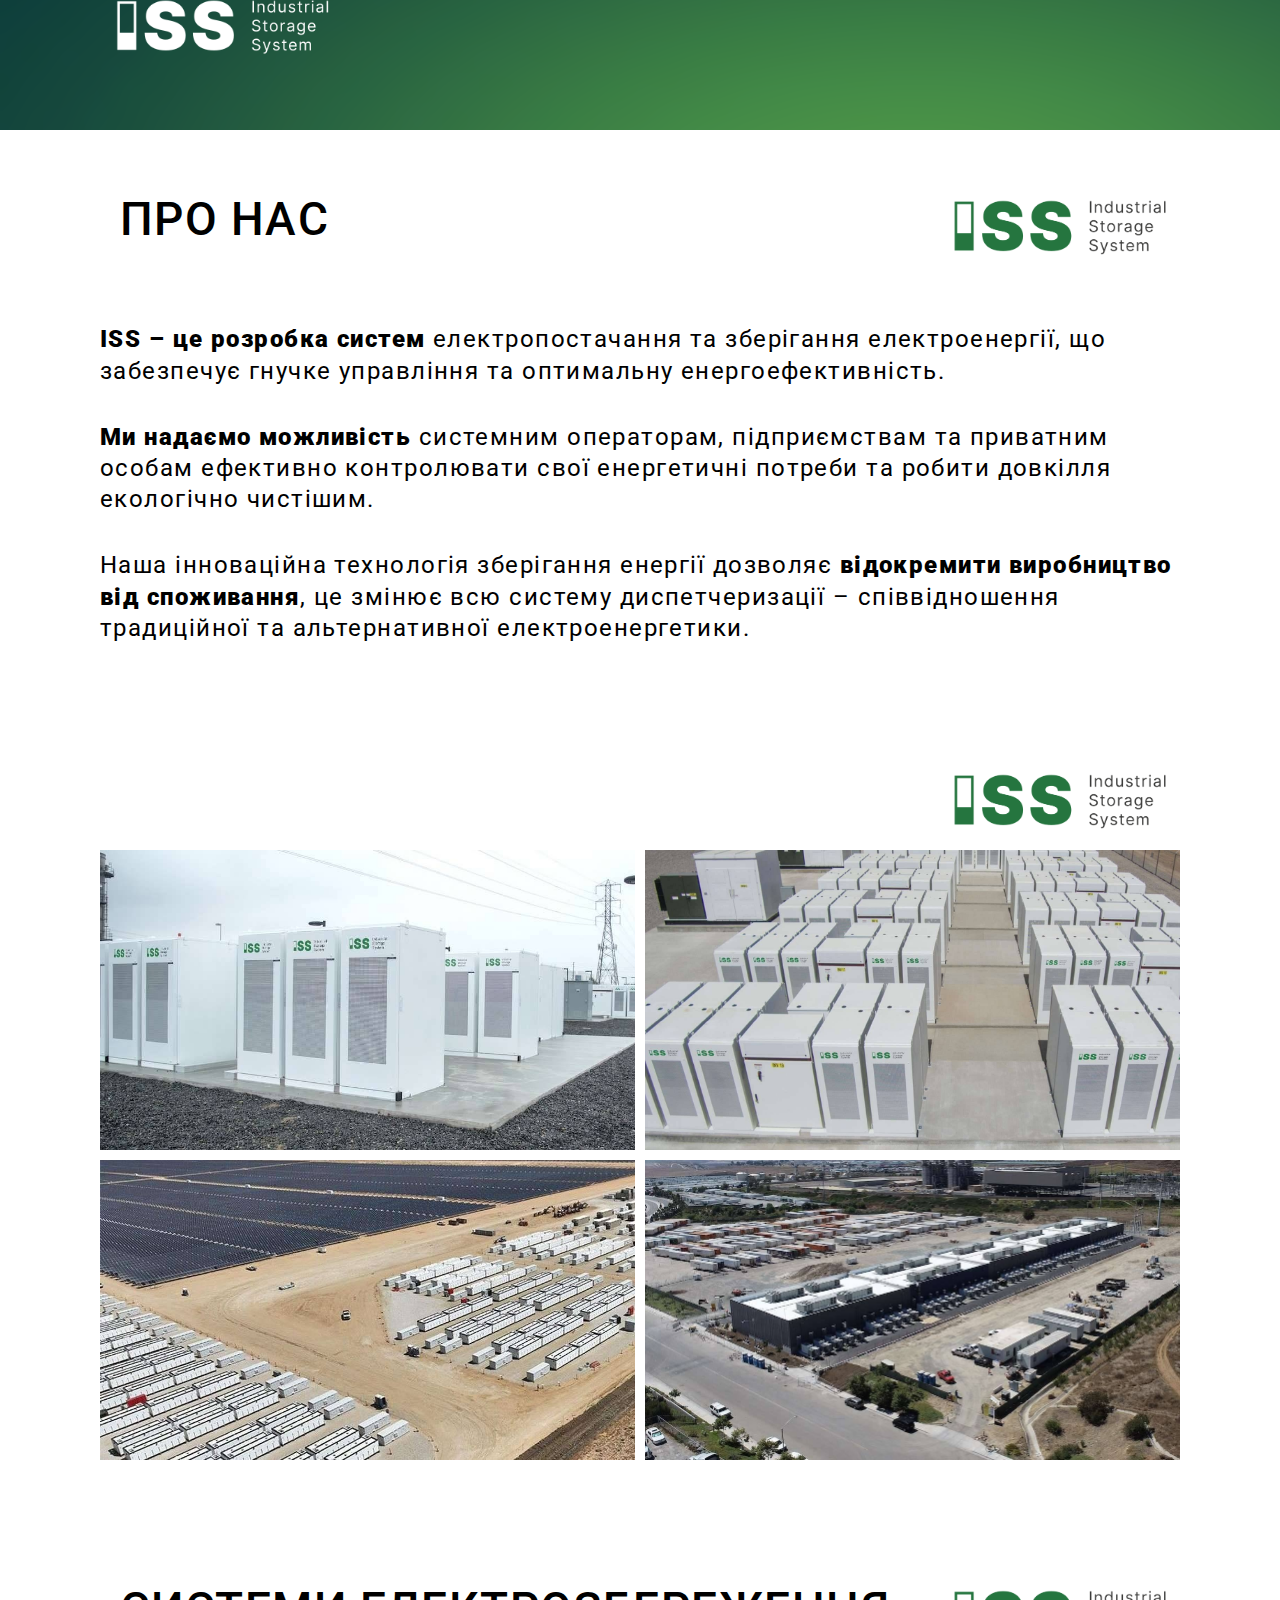
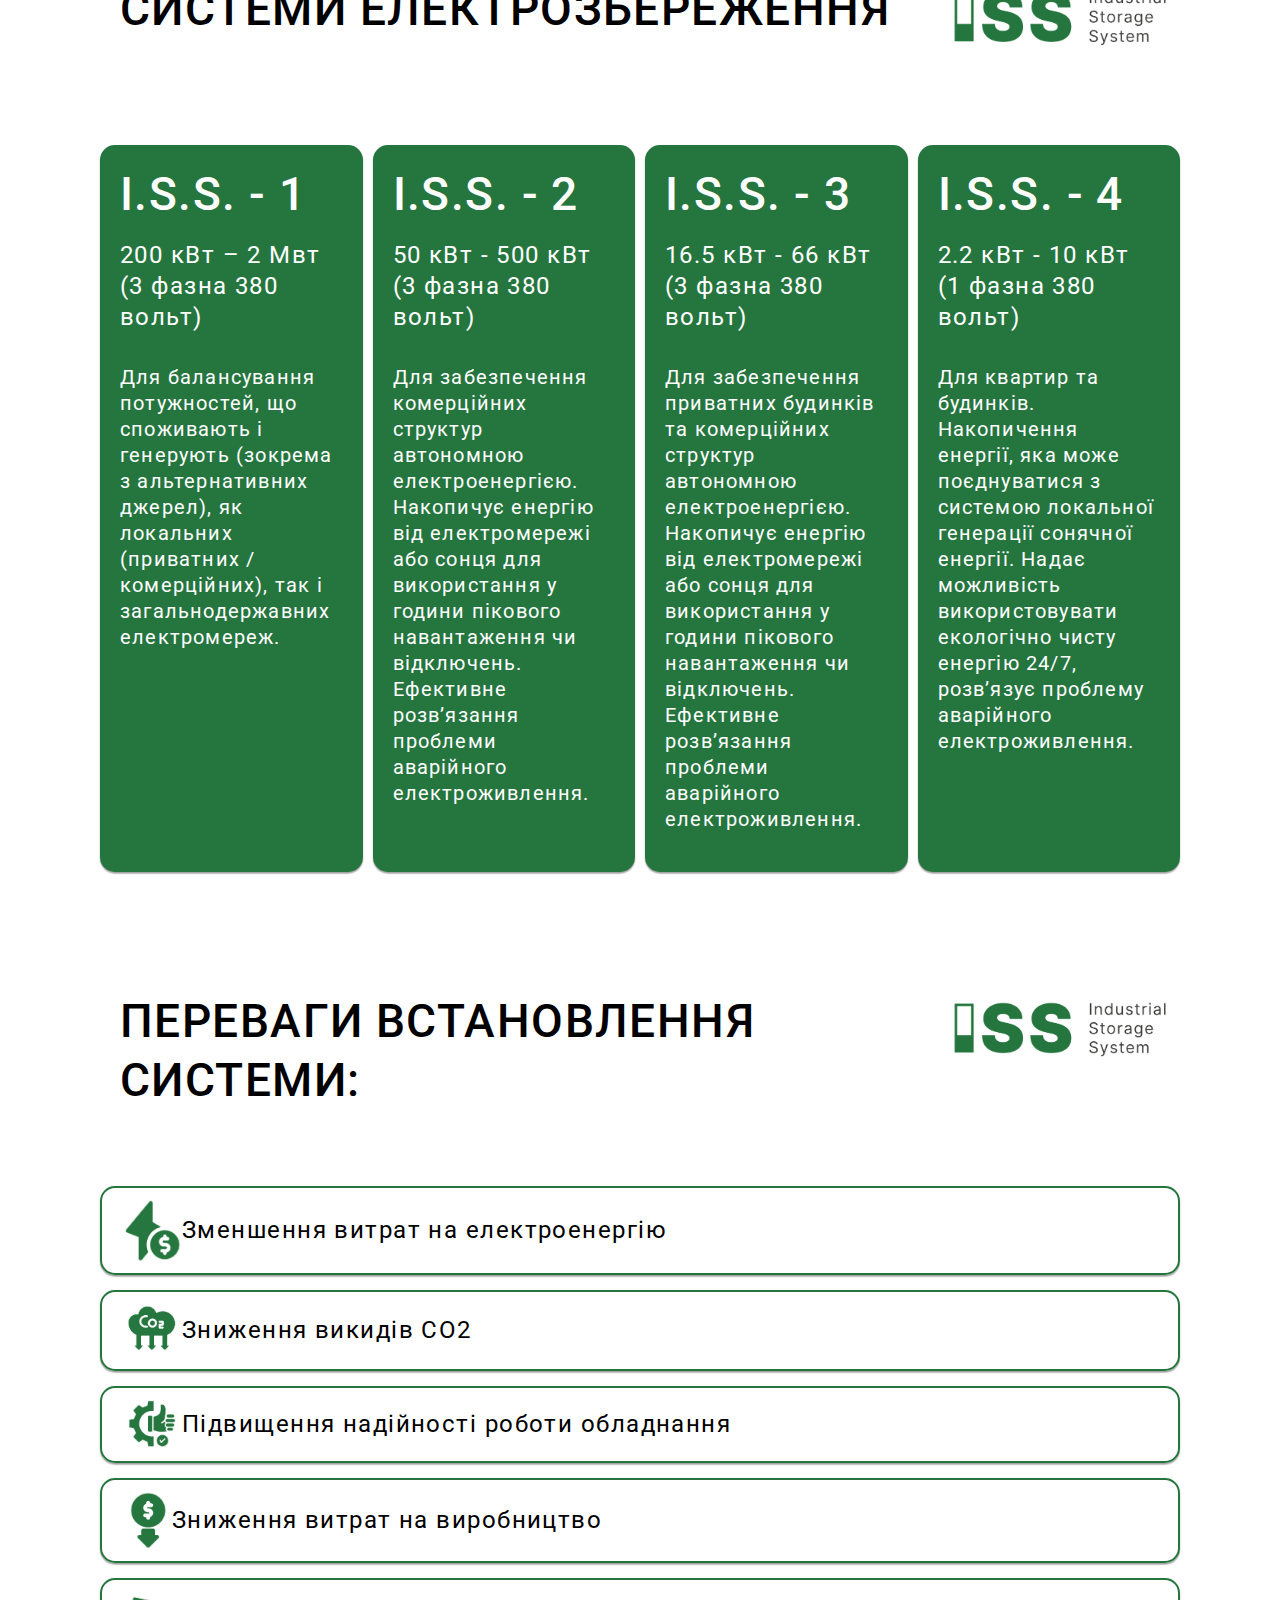
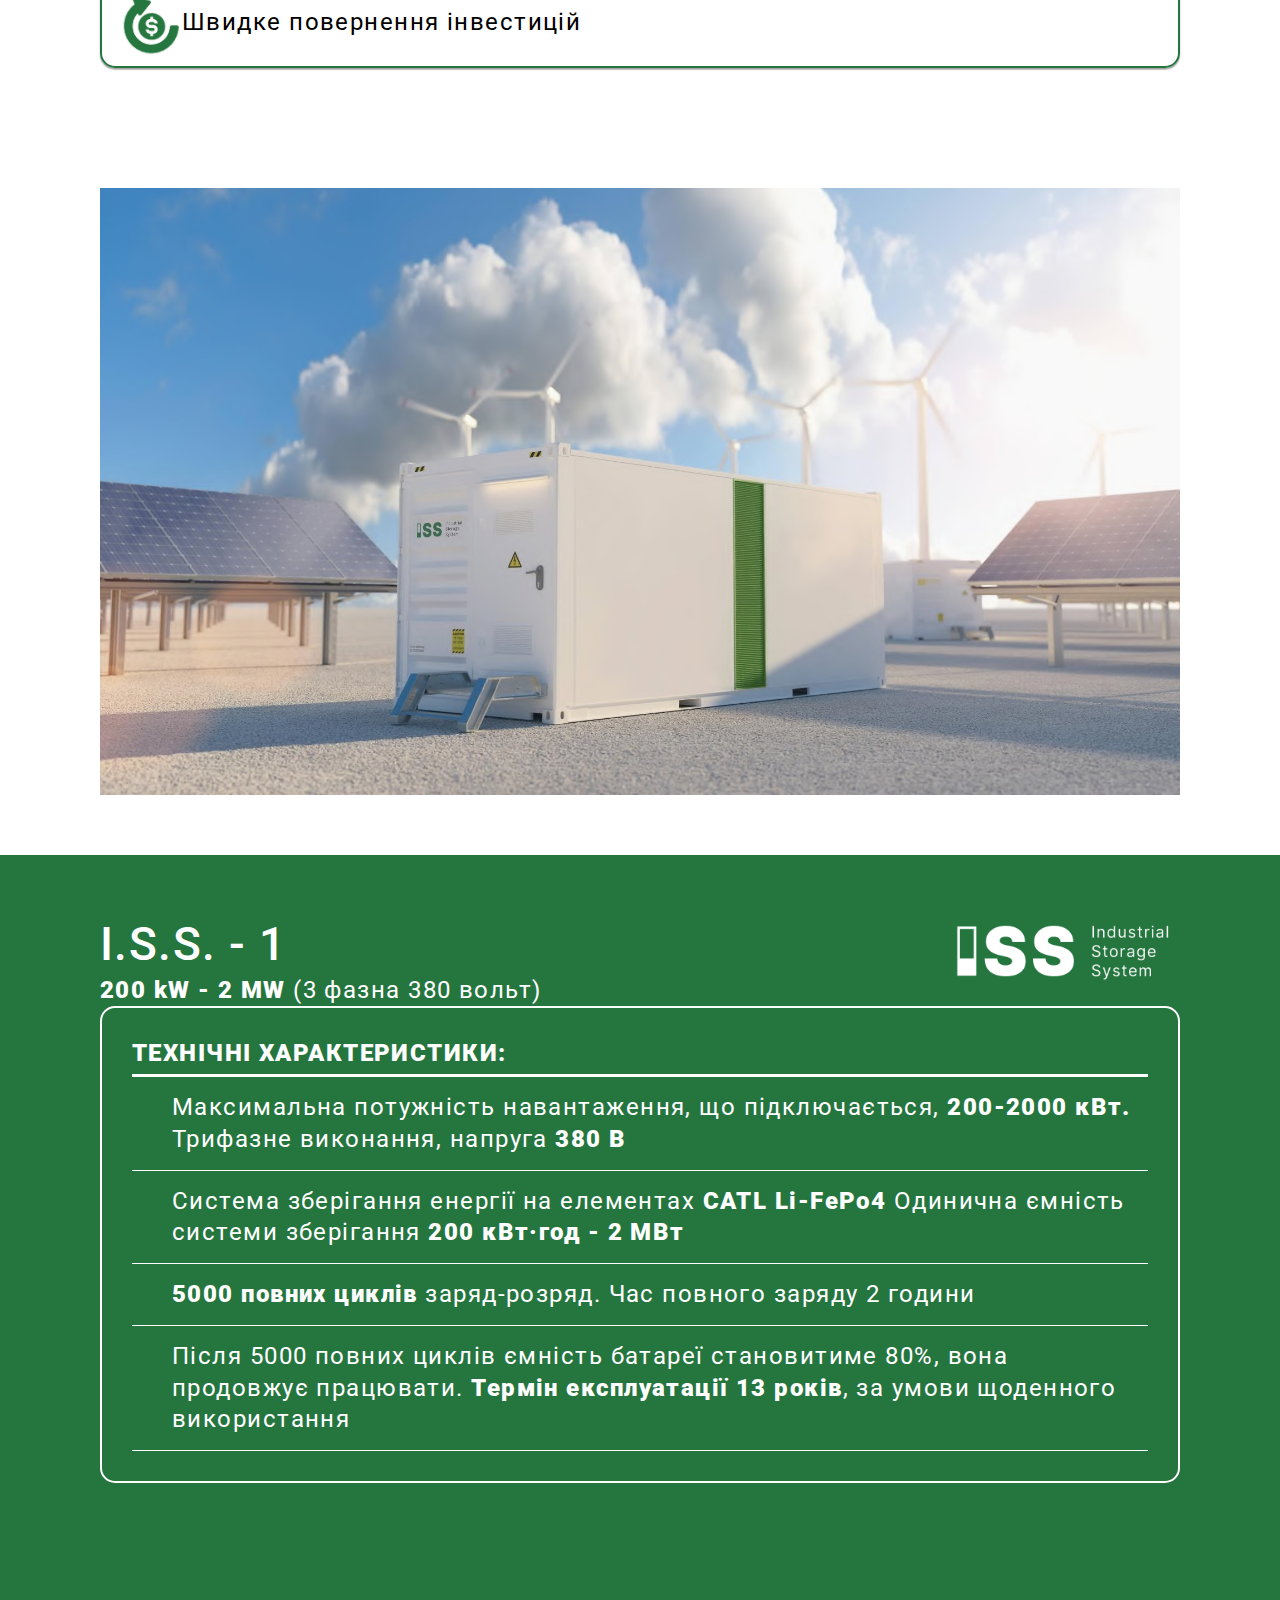
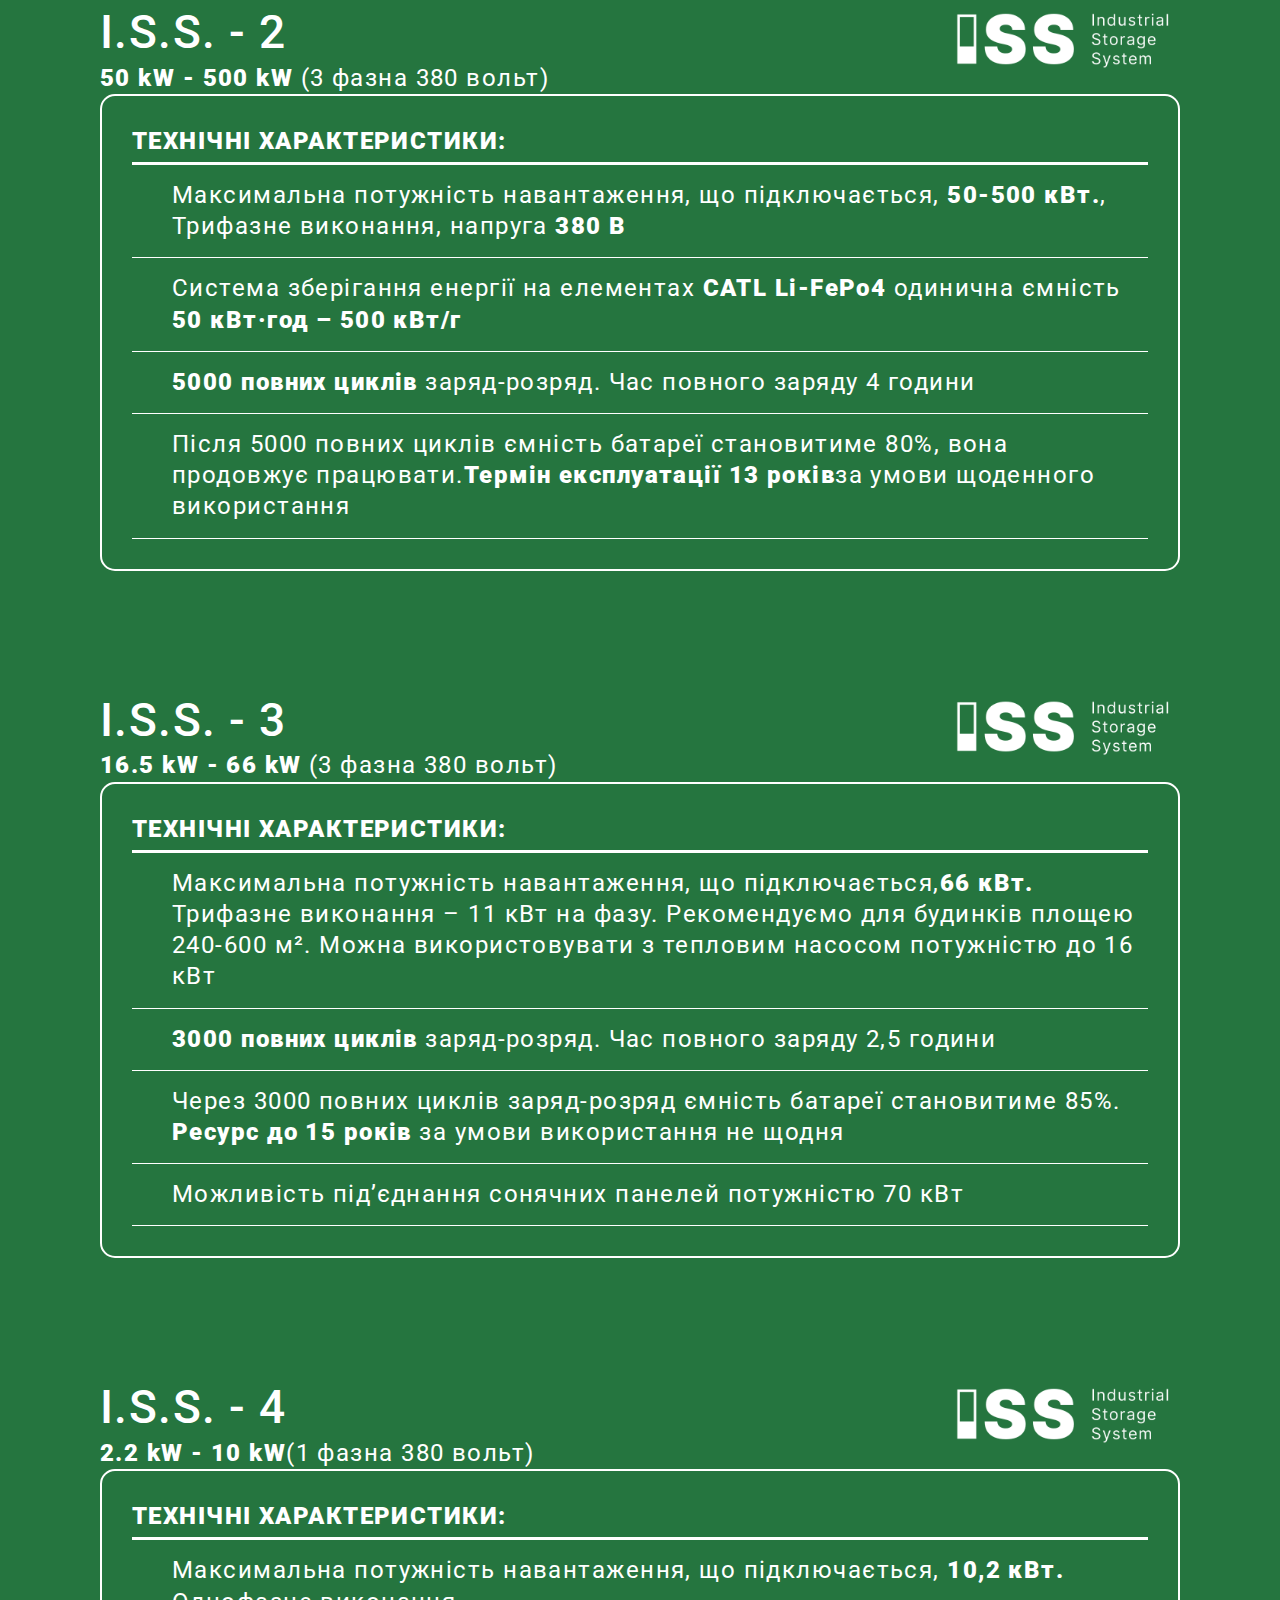
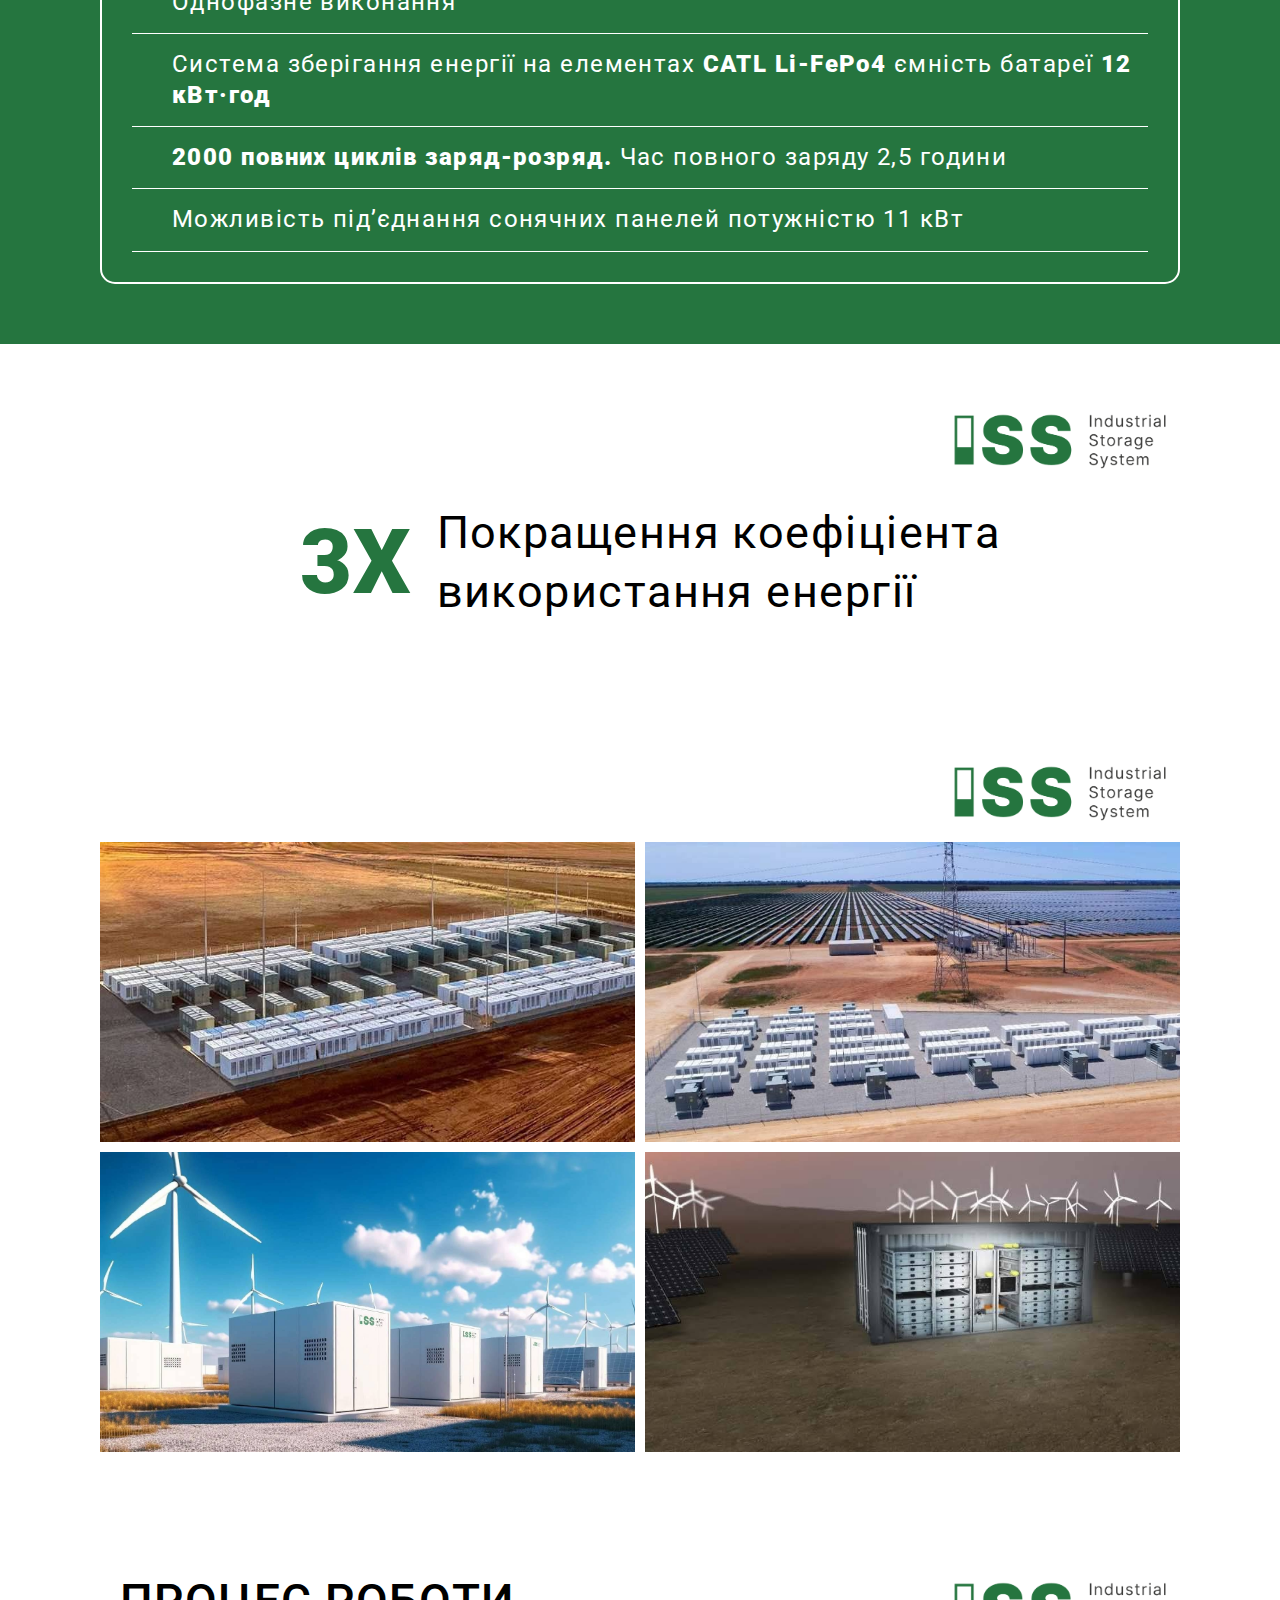
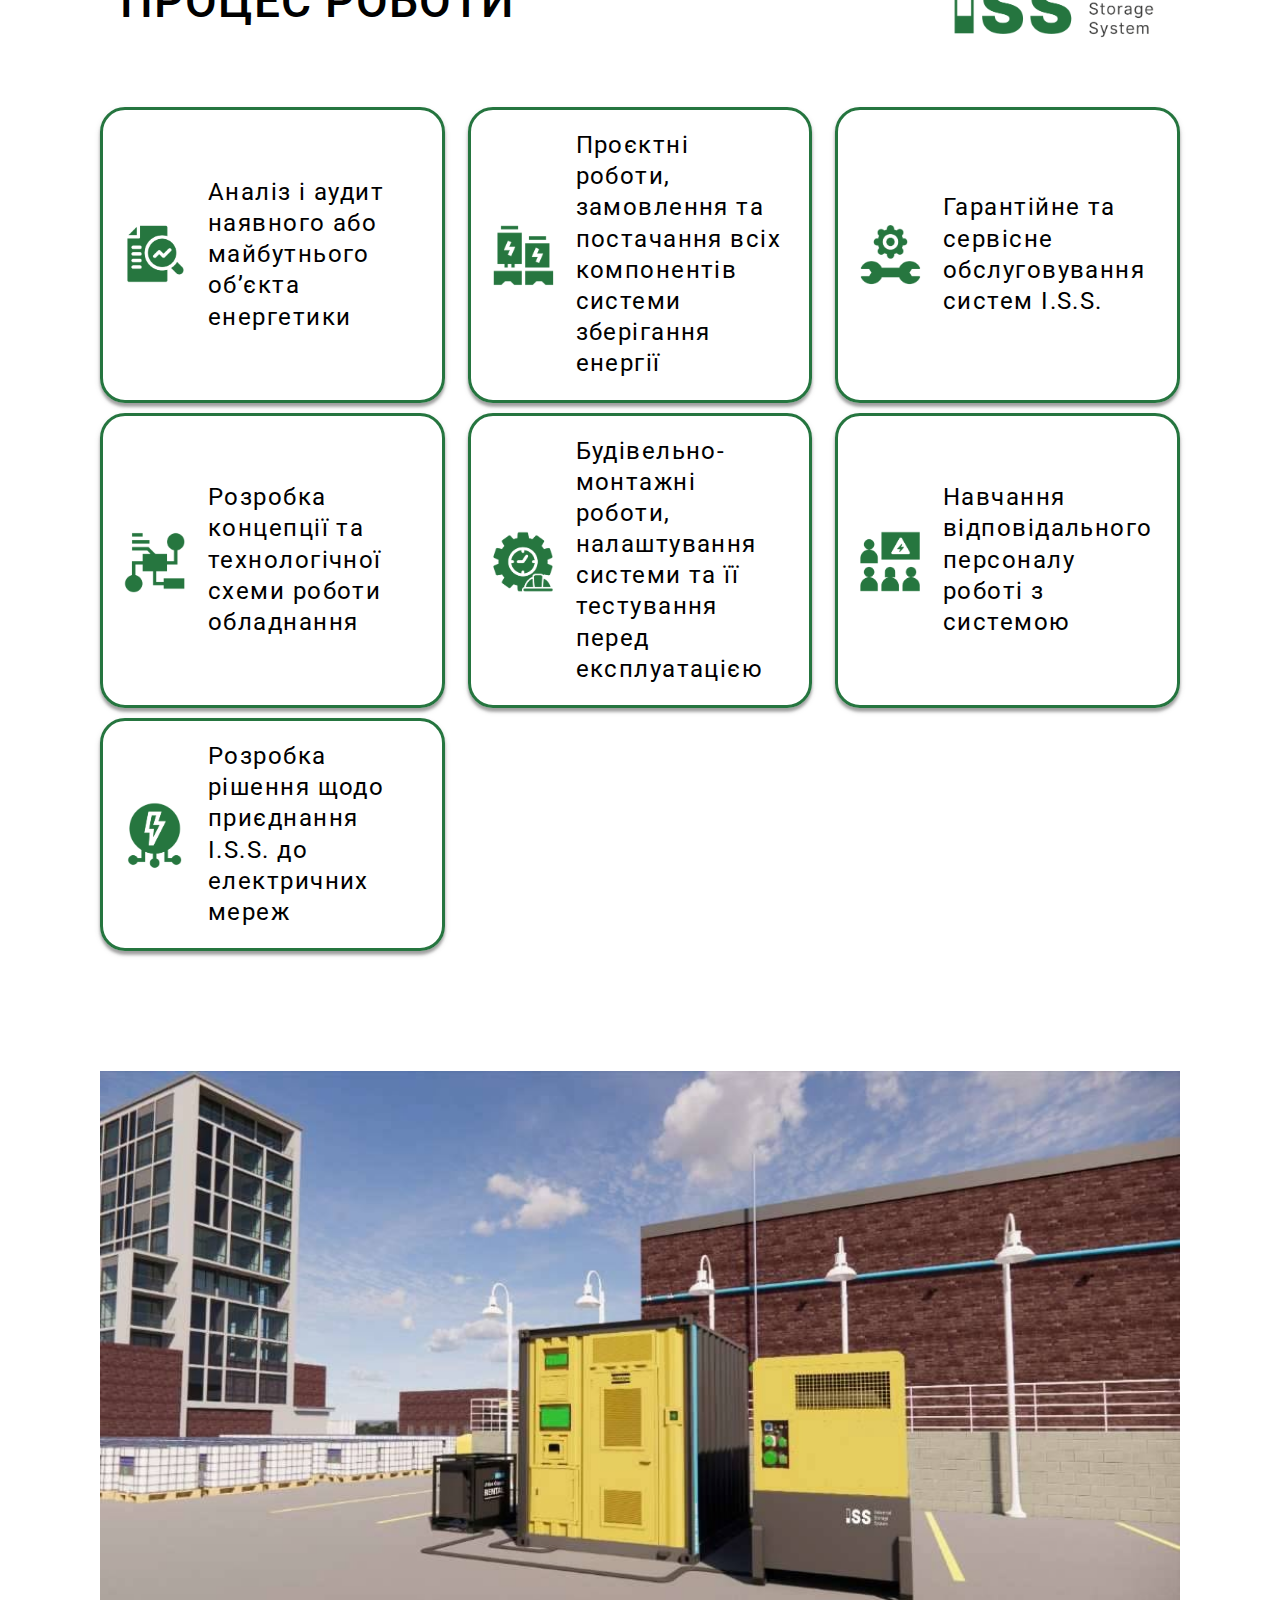
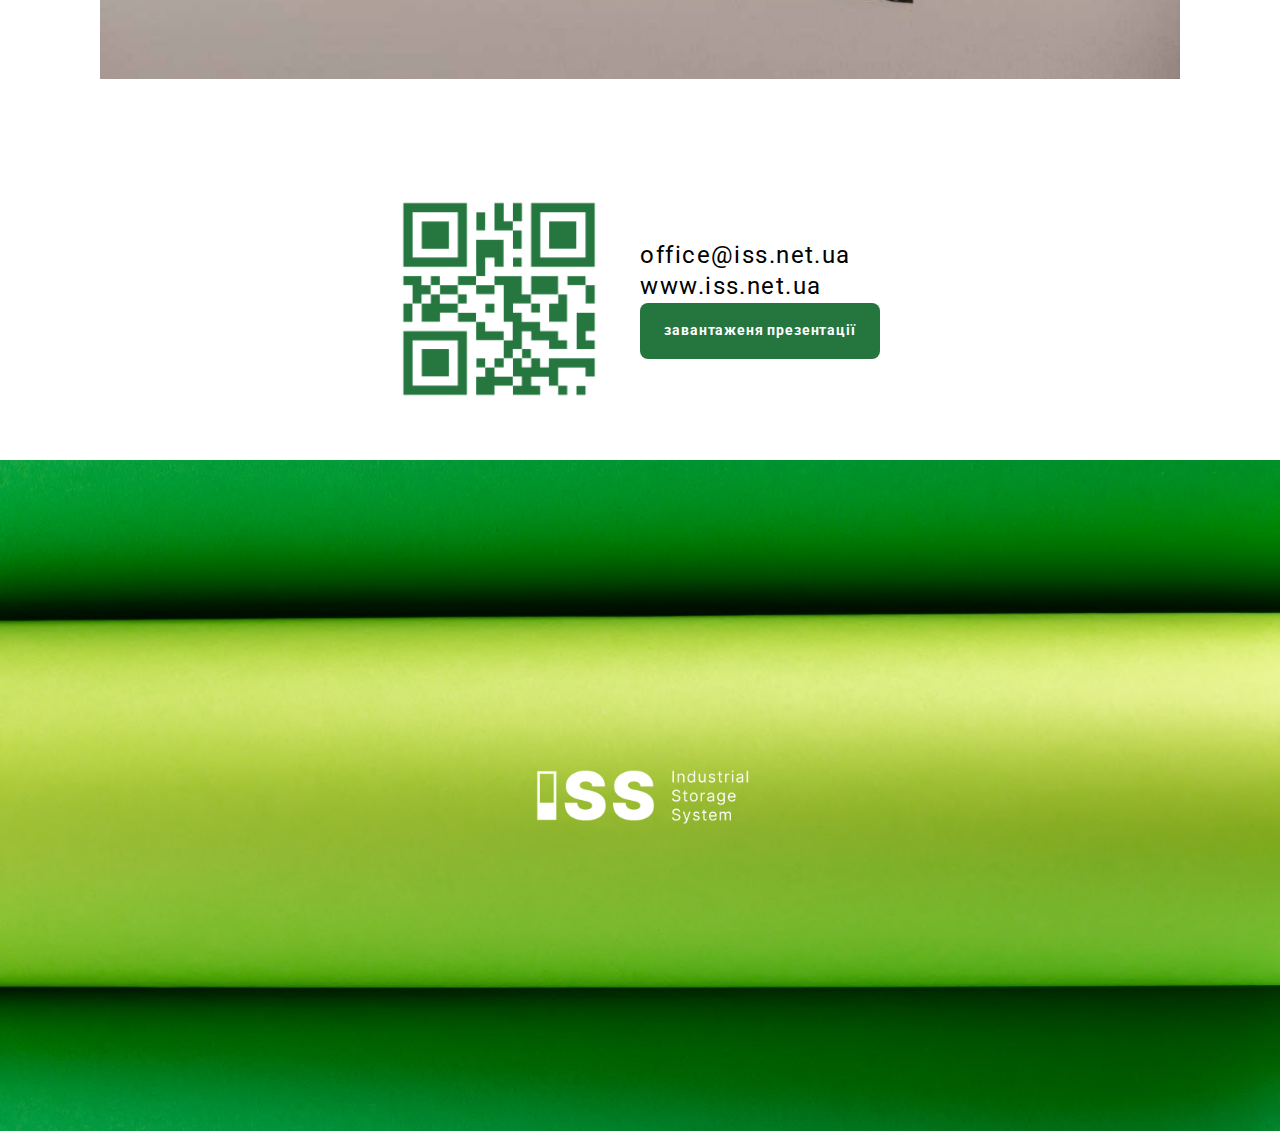
<file: ua.html>
<!DOCTYPE html>
<html lang="en">
  <head>
    <meta charset="UTF-8" />
    <meta name="viewport" content="width=device-width, initial-scale=1.0" />
    <title>ISS</title>
    <link rel="preconnect" href="https://fonts.googleapis.com">
    <link rel="preconnect" href="https://fonts.gstatic.com" crossorigin>
    <link href="https://fonts.googleapis.com/css2?family=Roboto:wght@400;500;700;900&display=swap" rel="stylesheet">
    <link rel="stylesheet" href="./css/normalize.css ">
    <link rel="stylesheet" href="./css/style.css" />
  </head>
  <body class="text">
    <header class="bgImages text-white section ">
      <div class="container">
        <div class=" box-hero">
            <img class="hero-img" src="./images/logo_iss_w.png"  alt="logo" >
          </div>
        <ul>
          <li>
            <p class="hero-text ">
            <span class="wide-text">ІННОВАЦІЙНІ ТЕХНОЛОГІЇ</span> <br />
            ДЛЯ ЕФЕКТИВНОГО<br />
            ЗБЕРІГАННЯ ЕЛЕКТРОЕНЕРГІЇ
            </p>
          </li>
          <li class="hero-link">
            
            <a class="link-ua" href="./index.html">EN</a>
          </li>
          <li>
            <p class="hero-date">2024</p>
          </li>
        </ul>
      </div>
    </header>

    <section class="section">
      <div class="container">
        <h2 class="follow-title title">Шляхом інновацій</h2>
        <p class="follow-text text">
            В усьому світі безперервне енергопостачання стає 
            нагальною потребою. З цим пов’язані нові виклики: 
            збереження, транспортування, оптимізація та розподіл енергії.
        </p>
        <img class="logo" src="./images/logo_iss_col.png" alt="logo" >
      </div>
      
    </section>

    <section class="section generation">
      <div class="container  text-white">
        <h2 class=" title">Нове бачення генерації та зберігання енергії</h2>
        <p class="generation-text">
            Інновації у генерації та зберіганні енергії – 
            це відмова від викопного палива 
            та покращення екології.
        </p>
        <img src="./images/logo_iss_w.png"  alt="logo" class="logo">
      </div>
    </section>

    <section class="section">
      <div class="container">
        <div class="box-flex">
          <h2 class="title">ПРО НАС</h2>
          <img  src="./images/logo_iss_col.png" alt="logo" class="logo">
        </div>
        <ul >
          <li class="about-item ">
            <span class="wide-text">ISS – це розробка систем</span> електропостачання та зберігання електроенергії, 
            що забезпечує гнучке управління та оптимальну енергоефективність.
          </li>
          <li class="about-item ">
            <span class="wide-text">Ми надаємо можливість</span> системним операторам, підприємствам та приватним особам 
            ефективно контролювати свої енергетичні потреби та робити довкілля екологічно чистішим.
          </li>
          <li>
            Наша інноваційна технологія зберігання енергії дозволяє <span class="wide-text">відокремити
            виробництво від споживання</span>, це змінює всю систему диспетчеризації – 
            співвідношення традиційної та альтернативної електроенергетики.
          </li>
        </ul>
      </div>
      
    </section>

    <section class="section container-none">
      <div class="container">
        <img class="our_work-logo logo" src="./images/logo_iss_col.png" alt="logo" >
        <ul class="our_work-flex">
          <li class="our_work-item1 our_work-item"></li>
          <li class="our_work-item2 our_work-item"></li>
          <li class="our_work-item3 our_work-item"></li>
          <li class="our_work-item4 our_work-item"></li>
        </ul>
      </div>
    </section>

    <section class="section">
      <div class="container">
        <div class="box-flex system-box">
          <h2 class="title">СИСТЕМИ ЕЛЕКТРОЗБЕРЕЖЕННЯ</h2>
          <img class="logo" src="./images/logo_iss_col.png" alt="logo" >
        </div>
        <ul class="system-list text-white">
          <li class="system-item">
            <p class="system-title title">I.S.S. - 1</p>
            <p class="system-power">200 кВт – 2 Мвт 
                (3 фазна 380 вольт)</p>
            <p class="text system-text">
                Для балансування 
                потужностей, що 
                споживають 
                і генерують (зокрема з 
                альтернативних джерел), 
                як локальних (приватних /
                комерційних), так 
                і загальнодержавних 
                електромереж.
            </p>
          </li>
          <li class="system-item">
            <p class="system-title title">I.S.S. - 2</p>
            <p class="system-power">50 кВт - 500 кВт 
                (3 фазна 380 вольт)</p>
            <p class="text system-text">
                Для забезпечення комерційних 
                структур автономною 
                електроенергією. 
                Накопичує енергію від 
                електромережі або сонця 
                для використання у години 
                пікового навантаження 
                чи відключень. 
                Ефективне розв’язання 
                проблеми аварійного 
                електроживлення.
            </p>
          </li>
          <li class="system-item ">
            <p class="system-title title">I.S.S. - 3</p>
            <p class="system-power">16.5 кВт - 66 кВт 
                (3 фазна 380 вольт)</p>
            <p class="text system-text">
                Для забезпечення 
                приватних будинків 
                та комерційних 
                структур автономною 
                електроенергією. 
                Накопичує енергію від 
                електромережі або сонця 
                для використання у години 
                пікового навантаження 
                чи відключень. 
                Ефективне розв’язання 
                проблеми аварійного 
                електроживлення.
            </p>
          </li>
          <li class="system-item">
            <p class="system-title title">I.S.S. - 4</p>
            <p class="system-power">2.2 кВт - 10 кВт 
                (1 фазна 380 вольт)</p>
            <p class="text system-text">
                Для квартир та будинків. 
                Накопичення енергії, 
                яка може поєднуватися 
                з системою локальної 
                генерації сонячної енергії. 
                Надає можливість 
                використовувати 
                екологічно чисту 
                енергію 24/7, розв’язує 
                проблему аварійного 
                електроживлення.
            </p>
          </li>
        </ul>
      </div>
    </section>

    <section class="section">
      <div class="container">
        <div class="box-flex">
          <h2 class="title">ПЕРЕВАГИ ВСТАНОВЛЕННЯ СИСТЕМИ:</h2>
          <img class="logo" src="./images/logo_iss_col.png" alt="logo" >
        </div>
  
        <ul class="benefits-list text">
          <li class="benefits-item">
            <img src="./images/benefits1.png" alt="" width="60px">
            <p>Зменшення витрат на електроенергію</p>
          </li>
          <li class="benefits-item">
            <img src="./images/benefits2.png" alt="" width="60px">
            <p>Зниження викидів CO2</p>
          </li>
          <li class="benefits-item">
            <img src="./images/benefits3.png" alt="" width="60px">
            <p>Підвищення надійності роботи обладнання</p>
          </li>
          <li class="benefits-item">
            <img src="./images/benefits4.png" alt="" width="50px">
            <p>Зниження витрат на виробництво</p>
          </li>
          <li class="benefits-item">
            <img src="./images/benefits5.png" alt="" width="60px">
            <p>Швидке повернення інвестицій
            </p>
          </li>
        </ul>
      </div>
    </section>

    <section class="section">
      <dir class="container">
        <img class="generator-img" src="./images/generator.jpg" alt="" />
      </dir>
    </section>

    <section class="section text-white section-green text">
      <div class="container">
        <div class="box-flex technology-box">
          <div>  
            <h3 class="title technology-title">I.S.S. - 1</h3>
            <p><span class="wide-text">200 kW - 2 MW</span> (3 фазна 380 вольт)</p>
          </div>
          <img class="logo" src="./images/logo_iss_w.png"  alt="logo" >
        </div>
        <ul class="technology-list">
          <li>
            <p class="wide-text technology-tab-text">ТЕХНІЧНІ ХАРАКТЕРИСТИКИ:</p>
          </li>
          <li class="technology-item">
            <p class="technology-text">
                Максимальна потужність навантаження, що підключається, <span class="wide-text">200-2000 кВт.</span> Трифазне виконання, напруга <span class="wide-text">380 В</span>
            </p>
          </li>
          <li class="technology-item">
            <p class="technology-text">
                Система зберігання енергії на елементах <span class="wide-text">CATL Li-FePo4</span> Одинична ємність системи зберігання <span class="wide-text">200 кВт·год - 2 МВт</span>
            </p>
          </li>
          <li class="technology-item">
            <p class="technology-text">
              <span class="wide-text">5000 повних циклів</span> заряд-розряд. Час повного заряду 2 години
            </p>
          </li>
          <li class="technology-item">
            <p class="technology-text">
                Після 5000 повних циклів ємність батареї становитиме 80%, вона продовжує працювати. <span class="wide-text">Термін експлуатації 13 років</span>,  за умови щоденного використання
            </p>
          </li>
        </ul>
        
      </div>
    </section>

    <section class="section text-white section-green text">
      
      <div class="container">
        <div class="box-flex technology-box">
          <div>  
            <h3 class="title technology-title">I.S.S. - 2</h3>
            <p><span class="wide-text">50 kW - 500 kW</span> (3 фазна 380 вольт)</p>
          </div>
          <img class="logo" src="./images/logo_iss_w.png"  alt="logo" >
        </div>
        <ul class="technology-list">
          <li>
            <p class="wide-text technology-tab-text">ТЕХНІЧНІ ХАРАКТЕРИСТИКИ:</p>
          </li>
          <li class="technology-item">
            <p class="technology-text">
                Максимальна потужність навантаження, що підключається,  
               <span class="wide-text">50-500 кВт.</span>, 
               Трифазне виконання, напруга <span class="wide-text">380 В</span>
            </p>
          </li>
          <li class="technology-item">
            <p class="technology-text">
                Система зберігання енергії на елементах <span class="wide-text">CATL Li-FePo4</span> одинична ємність
              <span class="wide-text">50 кВт·год – 500 кВт/г</span>
            </p>
          </li>
          <li class="technology-item">
            <p class="technology-text">
                <span class="wide-text">5000 повних циклів</span> 
                заряд-розряд. Час повного заряду 4 години
            </p>
          </li>
          <li class="technology-item">
            <p class="technology-text">
                Після 5000 повних циклів ємність батареї становитиме 80%, вона продовжує працювати.<span class="wide-text">Термін експлуатації 13 років</span>за умови щоденного використання
            </p>
          </li>
        </ul>
      </div>
    </section>

    <section class="section text-white section-green text">
      
      <div class="container">
        <div class="box-flex technology-box">
          <div>  
            <h3 class="title technology-title">I.S.S. - 3</h3>
            <p><span class="wide-text">16.5 kW - 66 kW</span> (3 фазна 380 вольт)</p>
          </div>
          <img class="logo" src="./images/logo_iss_w.png"  alt="logo" >
        </div>
        <ul class="technology-list">
          <li>
            <p class="wide-text technology-tab-text">ТЕХНІЧНІ ХАРАКТЕРИСТИКИ:</p>
          </li>
          <li class="technology-item">
            <p class="technology-text">
                Максимальна потужність навантаження, що підключається,<span class="wide-text">66 кВт.</span> Трифазне виконання – 11 кВт на фазу. 
                Рекомендуємо для будинків площею 240-600 м². Можна використовувати з тепловим насосом 
                потужністю до 16 кВт    
            
            </p>
          </li>
          <li class="technology-item">
            <p class="technology-text">
               <span class="wide-text">3000 повних циклів</span> заряд-розряд. Час повного заряду 2,5 години
            </p>
          </li>
          <li class="technology-item">
            <p class="technology-text">
                Через 3000 повних циклів заряд-розряд ємність батареї становитиме 85%. <span class="wide-text">Ресурс до 15 років</span> за умови 
                використання не щодня
            </p>
          </li>
          <li class="technology-item">
            <p class="technology-text">
                Можливість під’єднання сонячних панелей потужністю 70 кВт
            </p>
          </li>
        </ul>
      </div>
    </section>

    <section class="section text-white section-green text">
      
      <div class="container">
        <div class="box-flex technology-box">
          <div>  
            <h3 class="title technology-title">I.S.S. - 4</h3>
            <p><span class="wide-text">2.2 kW - 10 kW</span>(1 фазна 380 вольт)</p>
          </div>
          <img class="logo" src="./images/logo_iss_w.png"  alt="logo" >
        </div>
        <ul class="technology-list">
          <li>
            <p class="wide-text technology-tab-text">ТЕХНІЧНІ ХАРАКТЕРИСТИКИ:</p>
          </li>
          <li class="technology-item">
            <p class="technology-text">
                Максимальна потужність навантаження, що підключається, <span class="wide-text">10,2 кВт.</span> Однофазне виконання
            </p>
          </li>
          <li class="technology-item">
            <p class="technology-text">
                Система зберігання енергії на елементах <span class="wide-text">CATL Li-FePo4</span> ємність батареї <span class="wide-text">12 кВт·год</span> 
            </p>
          </li>
          <li class="technology-item">
            <p class="technology-text">
                <span class="wide-text">2000 повних циклів заряд-розряд.</span> Час повного заряду 2,5 години
            </p>
          </li>
          <li class="technology-item">
            <p class="technology-text">
                Можливість під’єднання сонячних панелей потужністю 11 кВт

            </p>
            </li>
        </ul>
      </div>
    </section>

    <section class="section">
      <div class="container ">
        <img class="our_work-logo logo" src="./images/logo_iss_col.png" alt="logo" >
<div class="box-flex improvement-box"> 
  <p class="follow-title title">3X</p>
  <ul>
    <li>
      <p class="impr-text">Покращення коефіціента</p>
    </li>
    <li>
      <p class="impr-text">використання енергії</p>
    </li>
  </ul>
</div>
      </div>
    </section>
    <section class="section container-none">
      <div class="container">
        <img class="our_work-logo logo" src="./images/logo_iss_col.png" alt="logo" >
        <ul class="our_work-flex">
          <li class="our_work-item5 our_work-item"></li>
          <li class="our_work-item6 our_work-item"></li>
          <li class="our_work-item7 our_work-item"></li>
          <li class="our_work-item8 our_work-item"></li>
        </ul>
      </div>
    </section> 
    <section class="section">
      <div class="container">
        <div class="box-flex">
          <h3 class="title">ПРОЦЕС РОБОТИ</h3>
          <img class="our_work-logo logo" src="./images/logo_iss_col.png" alt="logo" >
        </div>
          <ul class="work-list">
            <li class="box-flex work-item">
              <img class="work-img" src="./images/svg/icon-1.png" alt="" width="65">
              <p>
                Аналіз і аудит наявного 
або майбутнього 
об’єкта енергетики
              </p>
            </li>
            <li class="box-flex work-item">
              <img class="work-img" src="./images/svg/icon-2.png" alt="" width="65">
              <p>
                Проєктні роботи, 
замовлення та постачання 
всіх компонентів системи
зберігання енергії
              </p>
            </li>
            <li class="box-flex work-item">
              <img class="work-img" src="./images/svg/icon-3.png" alt="" width="65">
              <p>
                Гарантійне та сервісне 
обслуговування систем 
I.S.S.
              </p>
            </li>
            <li class="box-flex work-item">
              <img class="work-img" src="./images/svg/icon-4.png" alt="" width="65">
              <p>
                Розробка концепції 
та технологічної схеми 
роботи обладнання
              </p>
            </li>
            <li class="box-flex work-item">
              <img class="work-img" src="./images/svg/icon-5.png" alt="" width="65">
              <p>
                Будівельно-монтажні 
роботи, налаштування 
системи та її тестування 
перед експлуатацією
              </p>
            </li>
            <li class="box-flex work-item">
              <img class="work-img" src="./images/svg/icon-6.png" alt="" width="65">
              <p>
                Навчання 
відповідального
персоналу роботі 
з системою
              </p>
            </li>
            <li class="box-flex work-item">
              <img class="work-img" src="./images/svg/icon-7.png" alt="" width="65">
              <p>
                Розробка рішення щодо 
приєднання I.S.S. 
до електричних мереж
              </p>
            </li>
          </ul>
      </div>
    </section>
    <section class="section">
      <dir class="container">
        <img class="generator-img" src="./images/generator2.jpg" alt="" />
      </dir>
    </section>

    <section class="section">
      <div class="container qrcode-flex">
        <img class=" qrcode-img" src="./images/svg/QRcod.png" alt="QRcod" width="200"/>
        <ul>
          <li><a class="qrcode-link" href="mail:office@iss.net.ua">office@iss.net.ua</a></li>
          <li class="qrcode-elm"><a class="qrcode-link" href="./
            ">www.iss.net.ua
          </a></li>
          <li><a class="footer-btn" href="./Files/ISS_ukr.pdf">завантаженя презентації</a></li>
        </ul>
      </div>
    </section>
  
    <section class="section footer-bg">

      <div class="container footer-flex">
        <img class="logo" src="./images/logo_iss_w.png"  alt="logo" width="500">
      </div>
    </section>
  </body>
</html>
</file>
<file: css/style.css>
* {
  margin: 0;
  padding: 0;
  border: 0 none;
  background: none;
}
body {
  /* transform: scale(0.9); */
  font-weight: normal;
  font-size: 14px;
  letter-spacing: .03em;
  font-family: "Roboto", sans-serif;
}
ul li {
list-style: none;
padding: 0;
}
a{
  text-decoration: none;
  color: inherit;
}

@media screen and (max-width:1199px){
  .container-none{
    display: none;
  }
}
@media screen and (min-width: 320px) {
  .section{
    padding-top: 30px;
    padding-bottom: 30px;
  }
}
@media screen and (min-width: 768px) {
  .section{
    padding-top:45px;
    padding-bottom: 45px;
  }
}
@media screen and (min-width: 1200px) {
  .section{
    padding-top: 60px;
    padding-bottom: 60px;
  }
}

@media screen and (min-width: 320px) {
  .container {
    margin-right: auto;
    margin-left: auto;
    max-width: 320px;
    padding-left: 15px;
    padding-right: 15px;
  }
}
@media screen and (min-width: 768px) {
  .container {
    max-width: 768px;
    padding-left: 75px;
    padding-right: 75px;
  }
}
@media screen and (min-width: 1200px) {
  .container {
    max-width: 1200px;
    padding-left: 100px;
    padding-right: 100px;
  }
}
@media screen and (max-width:768px) {
  .text {
    font-family: "Roboto", sans-serif;
    font-weight: 400;
    font-style: normal;
    font-size:14px;
    line-height: 1.3;
    letter-spacing: 0.06em;
  }
}

.text {
  font-family: "Roboto", sans-serif;
  font-weight: 400;
  font-style: normal;
  font-size:x-large;
  line-height: 1.3;
  letter-spacing: 0.06em;
}


  .text-white{
    color: white;
  }

  @media screen and (min-width: 320px) {
    .title{
      margin-bottom: 50px;
    padding-left: 20px;
    font-weight: 500;
    font-size: 18px;
    } 
  }
  @media screen and (min-width: 786px) {
    .title{
      margin-bottom: 60px;
    font-size: 36px;
    } 
  }
  @media screen and (min-width: 1200px) {
    .title{
      margin-bottom: 75px;
    font-weight: 500;
    font-size: 46px;
    } 
  }

.box-hero{
  margin-bottom: 80px;
  display: flex;
  align-items: center;
  justify-content: space-between;
}
@media screen and (min-width:320px){
  .logo{
  width: 190px;
  }
}
@media screen and (min-width:786px){
  .logo{
    width: 210px;
  }
}
@media screen and (min-width:1200px) {
  .logo{
    width:240px;
  }
}
@media screen and (min-width:320px){
  .hero-img{
    width: 200px;
  }
}
@media screen and (min-width: 786px) {
  .hero-img{
    width: 280px;
  }
}

@media screen and (min-width: 1200px) {
  .hero-img{
    width: 400px;
  }
}
.hero-link{
  margin-bottom: 30px;
  padding-left: 16px;
}
.link-ua{
  /* background-color: midnightblue; */
  padding: 15px;
}
.link-ua:hover{
  color: black;
  background-color: white;
  
  border-radius: 100%;
  transition: color 250ms cubic-bezier(0.4, 0, 0.2, 1), border-color 250ms cubic-bezier(0.4, 0, 0.2, 1);
  transition: background-color 250ms cubic-bezier(0.4, 0, 0.2, 1), border-color 250ms cubic-bezier(0.4, 0, 0.2, 1);
}

.wide-text{
  font-weight: 900;
}
  .hero-text{
    line-height: 1.4;
    padding-left: 28px;
  }
  .bgImages{
    background-image: url(../images/hero-bg.jpg);
  }

.hero-text{
  margin-bottom: 250px;
}
.hero-date{
  padding-left: 28px;

}

.follow-box-pad{
  padding-left: 28px;
  padding: 10px 32px;
}
.follow-title{
  
  color: #25753f;
}
@media screen and (min-width: 320px){
  .follow-title{
    margin: 0;
    padding-right: 25px;
    font-weight: 900;
    font-size: 45px;
    line-height: 1.22;
  }
}
@media screen and (min-width: 786px){
  .follow-title{
    margin: 0;
    padding-right: 25px;
    font-weight: 900;
    font-size: 60px;
    line-height: 1.42;
  }
}
@media screen and (min-width: 1200px){
  .follow-title{
    margin: 0;
    padding-right: 25px;
    font-weight: 900;
    font-size: 90px;
    line-height: 1.62;
  }
}
@media screen and (min-width: 320px){
  .follow-text{
    margin-bottom: 70px;
    padding-left: 20px;
    font-weight: 700;
    font-size: x-large;
  }
}
@media screen and (min-width: 786px){
  .follow-text{
    margin-bottom: 100px;
    padding-left: 20px;
    font-weight: 700;
    font-size: xx-large;
  }
}
@media screen and (min-width: 1200px){
  .follow-text{
    margin-bottom: 100px;
    padding-left: 20px;
    font-weight: 700;
    font-size: xx-large;
  }
}


.generation{
  display: block;
  background-image: url(../images/green-bg.png);
}


@media screen and (max-width: 786px) {
  .generation-text{
    margin-bottom: 100px;
    padding-left: 20px;
    font-weight: 700;
    font-size:x-large;
  }
}
@media screen and (max-width: 786px) {
  .generation-text{
    .generation-text{

        font-size: xx-large;
    }
  }
}

@media screen and (max-width: 785px) {
  .box-flex{
    flex-direction: column-reverse;
  }
}
.box-flex{
  display:flex;
  justify-content: space-between;
  align-items: flex-start;
}

.about-item{
  margin-bottom: 35px;

}

.our_work-logo{
  margin-left: auto;
  display: block;
  margin-bottom: 15px;
}
.our_work-flex{
  display: flex;
  flex-wrap: wrap;
  gap: 10px;
}
@media screen and(min-width: 320px) {
  .our_work-item{
    width: 100%;
  }
}
@media screen and(min-width: 786px) {
  .our_work-item{
    width: calc((100% - 10px)/2);;
  }
}

.our_work-item{
  
  width: calc((100% - 10px)/2);
  height: 300px;
  background-size: cover;
}
.our_work-item1{
  background-image: url(../images/our_work1.jpg);
}
.our_work-item2{
  background-image: url(../images/our_work2.jpg);
}
.our_work-item3{
  background-image: url(../images/our_work3.jpg);
}
.our_work-item4{
  background-image: url(../images/our_work4.jpg);
}

.system-box{
  margin-bottom: 30px;
}
@media screen and (min-width: 320px) {
  .system-list{
    display: flex;
    flex-wrap: wrap;
    gap: 10px;
  }
}
@media screen and (min-width: 1200px) {
  .system-list{
    display: flex;
    flex-wrap: nowrap;
    gap: 10px;
  }
}

@media screen and (min-width: 1200px) {
  .system-item{
    
    flex-basis: calc((100% - 30px)/4)
  }
}

.system-item{
  padding: 20px;
  
  border-radius: 15px; 

  box-shadow: 0px 1px 3px rgba(0,0,0,.12), 0px 1px 1px rgba(0,0,0,.14), 0px 2px 1px rgba(0,0,0,.2);
  background-color: #25753f;

}

.system-title{
margin-bottom: 15px;
padding: 0;
}
.system-power{
  margin-bottom: 30px;
}
.system-text{
  padding-bottom: 20px;
  font-size: 20px;
}

.benefits-list{
  display: flex;
  flex-direction: column;
  gap:15px;
}
.benefits-item{
  display:flex;
  align-items: center;
  padding-top: 10px;
  padding-bottom: 10px;
  padding-left: 20px;
  border-radius: 15px;
  box-shadow: 0px 1px 3px rgba(0,0,0,.12), 0px 1px 1px rgba(0,0,0,.14), 0px 2px 1px rgba(0,0,0,.2);
  border: 2px solid #25753f;
}

.generator-img{
  display: block;
  width: 100%;
}

.section-green{
  background-color: #25753f;
}
@media screen and (max-width: 785px) {
  .technology-box{
    margin-bottom: 70px;
    flex-direction: column-reverse;
  }
}




.technology-title{
  margin: 0;
  padding: 0;
}

.technology-list{
  padding: 30px;

  border: 2px solid white;
  border-radius: 15px;
}
.technology-tab-text{
  border-bottom: 3px solid white;
  padding-bottom: 5px;
}
.technology-item{
  padding-left: 40px;
  padding-top: 15px;
  padding-bottom: 15px;
  border-bottom: 1px solid white;
}
.technology-item::before{
  width: 4px;
  border-bottom: 1px solid white;
}

.improvement-box{
  flex-direction: row;
  align-items: center;
  justify-content: center;
}

@media screen and (max-width: 785px) {
  .impr-text{
    font-size: 30px;
    line-height: 1.62;
  }
}
@media screen and (min-width: 786px) {
  .impr-text{
    font-size: 45px;
  }
}

.our_work-item5{
  background-image: url(../images/our_work5.jpg);
}
.our_work-item6{
  background-image: url(../images/our_work6.jpg);
}
.our_work-item7{
  background-image: url(../images/our_work7.jpg);
}
.our_work-item8{
  background-image: url(../images/our_work8.jpg);
}

.work-list{
  display:inline-flex;
  flex-wrap: wrap;
  justify-content: space-between;
  gap: 10px;
}

.work-item{
  align-items: center;
  padding: 20px;
  box-sizing: border-box;
  box-shadow: 0px 3px 6px rgba(0,0,0,.12), 0px 3px 3px rgba(0,0,0,.14), 0px 4px 3px rgba(0,0,0,.2);
  border: 3px solid #25753f;
  border-radius: 25px;
}

@media (min-width: 768px) {
  .work-item {
    flex-basis: calc((100% - 45px) / 3);
 
  }
}

@media (max-width: 320px) {
  .work-item {
    flex-basis: 100%; 
  }
}
.work-img{
  margin-right: 20px;
}

.qrcode-link:hover{
  color: #25753f;
}
.qrcode-elm{
  margin-top: 30;
}
@media screen and (min-width:320px) {
  .qrcode-flex{
    display: flex;
    justify-content: center;
      align-items: center;
      flex-direction: column;

  }
}
@media screen and (min-width:786px) {
  .qrcode-flex{
      flex-direction: row;
  }
  .qrcode-img{
    margin-right: 40px;
  }
  
}


.footer-bg{
  padding: 300px 0;
  background-position: center;
  background-repeat: no-repeat;
  background-size: cover;
  background-image: url(../images/footer-bg.png);
}

.footer-flex{
  display: flex;
  justify-content: center;
    align-items: center;
}

@media screen and (min-width: 320px) {
  .footer-btn{
    display: inline-flex;
    min-width: 150px;
    min-height: 40px;
    margin: 0 auto;
    padding: 8px 24px;
    align-items: center;
    border: 0;
    font-family: inherit;
    cursor: pointer;
    font-weight: 700;
    font-size: 14px;
    line-height: 1.88;
    letter-spacing: 0.06em;
    border-radius: 8px;
    transition: background-color 250ms var(--timing-f);
    color:white;
    background-color:#25753f;
  }
}
</file>
